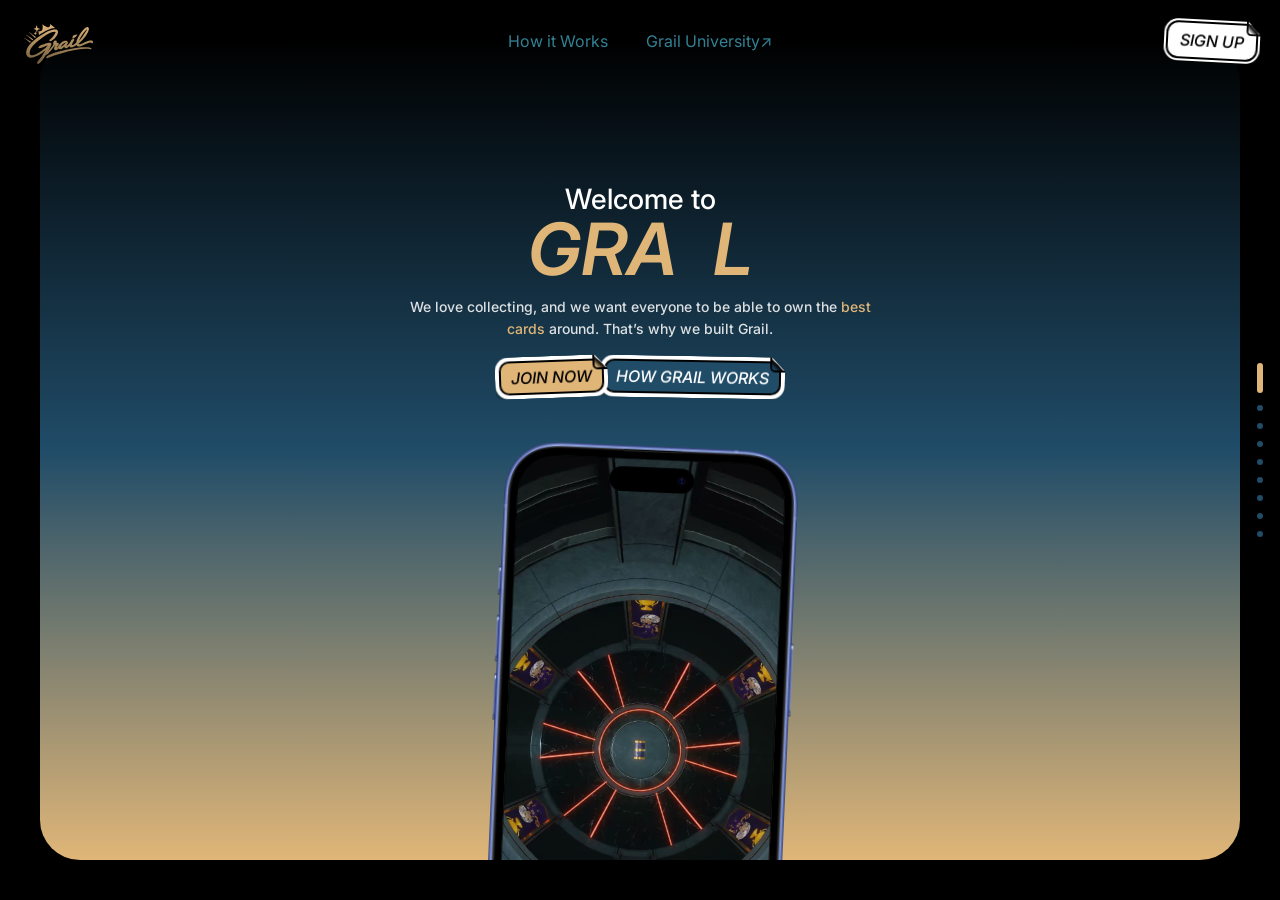
<file: index.html>
<!DOCTYPE html>
<html lang="en">
<head>
<meta charset="utf-8">
<meta name="viewport" content="width=device-width, initial-scale=1, viewport-fit=cover">
<title>Grail — Own the best cards</title>
<meta name="description" content="We love collecting, and we want everyone to be able to own the best cards around. That's why we built Grail.">
<meta name="theme-color" content="#000000">

<link rel="preconnect" href="https://fonts.googleapis.com">
<link rel="preconnect" href="https://fonts.gstatic.com" crossorigin>
<link rel="stylesheet" href="https://fonts.googleapis.com/css2?family=Inter:ital,wght@0,300;0,400;0,500;0,600;1,300;1,400;1,500;1,600&display=swap">
<link rel="icon" type="image/png" sizes="32x32" href="assets/img/favicon2x.png">
<link rel="apple-touch-icon" href="assets/img/favicon2x.png">

<link rel="stylesheet" href="css/style.css?v=74">

<link rel="preload" as="image" href="assets/img/phone-frame.png" fetchpriority="high">
<link rel="preload" as="image" href="assets/img/logo.svg">

<script>
/* Add .js before first paint so the deck starts hidden and slides in,
   rather than flashing all nine stacked. No scale to compute any more —
   the layout is fluid, so CSS alone gets it right on the first frame. */
(function () {
  var d = document.documentElement;
  d.className = (d.className ? d.className + " " : "") + "js";
})();
</script>
</head>
<body>


<!-- ── Fixed chrome ─────────────────────────────────────────── -->
<header class="chrome">
  <a class="chrome__logo" href="#s1" aria-label="Grail — home">
    <img src="assets/img/logo.svg" alt="" width="69" height="40" fetchpriority="high">
  </a>

  <nav class="chrome__nav" aria-label="Primary">
    <a class="chrome__link chrome__link--how" href="#s2">How it Works</a>
    <!-- TODO(link): Grail University has no destination yet — no hyperlink is
         set on it anywhere in the Figma file. Replace href and add
         target="_blank" rel="noopener" once the URL exists. The same TODO is
         on the "Open Grail University" button in slide 7. -->
    <a class="chrome__link chrome__link--uni" href="#" data-todo-link="grail-university">Grail University<span class="chrome__arr" aria-hidden="true">↗</span></a>
  </nav>

  <!-- TODO(link): Log in has no destination yet — the Figma button carries no
       hyperlink and there is no login page. Left inert, like Grail University. -->
  <a class="btn btn--m btn--ghost" data-todo-link="log-in">
    <span class="btn__t">Log in</span>
  </a>

  <a class="btn btn--m" href="#s9">
    <span class="btn__t">Sign up</span>
    <svg class="btn__fold" viewBox="0 0 15 15" fill="none" aria-hidden="true" focusable="false">
      <path d="M0 2H13V15L0 2Z" fill="url(#fold-m)"></path>
      <path d="M0 1L10 1C12.2091 1 14 2.79086 14 5V15" stroke="#000" stroke-width="2"></path>
      <defs><linearGradient id="fold-m" x1="13" y1="2" x2="0" y2="15" gradientUnits="userSpaceOnUse">
        <stop offset=".1" stop-color="#fff"></stop><stop offset=".4" stop-color="#000"></stop>
        <stop offset=".5" stop-color="#fff" stop-opacity="0"></stop>
      </linearGradient></defs>
    </svg>
  </a>
</header>

<nav class="dots" aria-label="Section navigation">
  <button class="dots__dot" type="button" data-go="s1" aria-label="Welcome to Grail"></button>
  <button class="dots__dot" type="button" data-go="s2" aria-label="How Grail works"></button>
  <button class="dots__dot" type="button" data-go="s3" aria-label="Collect gems"></button>
  <button class="dots__dot" type="button" data-go="s4" aria-label="Customize your avatar"></button>
  <button class="dots__dot" type="button" data-go="s5" aria-label="Trade and sell gems"></button>
  <button class="dots__dot" type="button" data-go="s6" aria-label="End of season"></button>
  <button class="dots__dot" type="button" data-go="s7" aria-label="Grail University"></button>
  <button class="dots__dot" type="button" data-go="s8" aria-label="We choose you"></button>
  <button class="dots__dot" type="button" data-go="s9" aria-label="Join Grail today"></button>
</nav>

<!-- ── Deck ─────────────────────────────────────────────────── -->
<main class="deck" id="deck">

  <!-- 1 · Hero ------------------------------------------------ -->
  <section class="sec sec--hero sec--split" id="s1" data-theme="blue" aria-label="Welcome to Grail">
    <div class="card">
      <div class="stage">

        <div class="split__col split__col--l">
        <div class="split__copy" data-reveal>
          <div class="split__heading">
            <p class="h2 hero__kicker">Welcome to</p>
            <h1 class="display hero__wordmark"><span>Gra</span><i class="hero__gap"></i><span>l</span><span class="hero__card fade-cycle"><img src="assets/img/card-clark.jpg" alt="A graded Caitlin Clark signature trading card" width="168" height="270" fetchpriority="high" decoding="async"><img src="assets/img/card-mantle.jpg" alt="A graded #311 Mickey Mantle trading card" width="168" height="270" decoding="async"><img src="assets/img/card-dart.jpg" alt="A graded Jaxson Dart trading card" width="168" height="270" decoding="async"></span></h1>

          </div>

          <div class="split__body">
            <p class="body">We love collecting, and we want everyone to be able to own the
              <span class="gold">best cards</span> around. That&rsquo;s why we built Grail.</p>

            <div class="hero__actions">
              <a class="btn btn--l btn--gold btn--tilt-l" href="#s9">
                <span class="btn__t">Join now</span>
                <svg class="btn__fold" viewBox="0 0 15 15" fill="none" aria-hidden="true" focusable="false">
                  <path d="M0 2H13V15L0 2Z" fill="url(#fold-1)"></path>
                  <path d="M0 1L10 1C12.2091 1 14 2.79086 14 5V15" stroke="#000" stroke-width="2"></path>
                  <defs><linearGradient id="fold-1" x1="13" y1="2" x2="0" y2="15" gradientUnits="userSpaceOnUse">
                    <stop offset=".1" stop-color="#E0B678"></stop><stop offset=".4" stop-color="#000"></stop>
                    <stop offset=".5" stop-color="#fff" stop-opacity="0"></stop>
                  </linearGradient></defs>
                </svg>
              </a>
              <a class="btn btn--l btn--blue btn--tilt-r" href="#s2">
                <span class="btn__t">How grail works</span>
                <svg class="btn__fold" viewBox="0 0 15 15" fill="none" aria-hidden="true" focusable="false">
                  <path d="M0 2H13V15L0 2Z" fill="url(#fold-2)"></path>
                  <path d="M0 1L10 1C12.2091 1 14 2.79086 14 5V15" stroke="#000" stroke-width="2"></path>
                  <defs><linearGradient id="fold-2" x1="13" y1="2" x2="0" y2="15" gradientUnits="userSpaceOnUse">
                    <stop offset=".1" stop-color="#204C68"></stop><stop offset=".4" stop-color="#000"></stop>
                    <stop offset=".5" stop-color="#fff" stop-opacity="0"></stop>
                  </linearGradient></defs>
                </svg>
              </a>
            </div>
          </div>
        </div>
        </div>

        <div class="split__col split__col--r">
        <div class="phone phone--hero" data-reveal>
          <div class="phone__screen">
            <!-- Drop the export at assets/video/chest-reveal.mp4 (see README).
                 data-src, not src: js/main.js only loads it once the hero is on
                 screen, so it never competes with first paint. -->
            <video class="phone__video" muted playsinline preload="none"
                   poster="assets/img/hero-poster.jpg"
                   aria-label="Opening a Grail chest">
              <source data-src="assets/video/reveal_short.mp4" type="video/mp4">
            </video>
          </div>
          <div class="phone__frame">
            <img src="assets/img/phone-frame.png" alt="" width="1234" height="2484" fetchpriority="high">
          </div>
        </div>
        </div>

      </div>
    </div>
  </section>

  <!-- 2 · How Grail works ------------------------------------- -->
  <section class="sec sec--how" id="s2" data-theme="slate" aria-label="How Grail works">
    <div class="sec__free">
      <img class="how__glow" data-src="assets/img/glow.png" alt="" width="1680" height="500" decoding="async">
      <!-- The trailing spaces are in the Figma text and shift each centred
           line left, so they are preserved here (white-space: pre). -->
      <div class="how__group" data-reveal>
        <h2 class="display how__title"><span class="how__w"><span class="how__g">how </span></span><span class="how__w"><span class="how__g">grail </span></span><span class="how__w"><span class="how__g">works</span></span></h2>
        <img class="how__avatar" data-src="assets/img/avatar-how.png?v=2x" alt="A Grail avatar with arms raised"
             width="357" height="643" decoding="async">
      </div>
    </div>
  </section>


  <!-- 3 · Collect gems -->
  <section class="sec sec--gems sec--split sec--flip" id="s3" data-theme="grey" aria-label="Collect gems">
    <div class="card">
      <div class="stage">

        <div class="split__col split__col--l">
          <div class="split__copy" data-reveal>
            <div class="split__heading">
              <p class="h2">Collect</p>
              <h2 class="display gold">gems<img class="split__art gems__icon" data-src="assets/img/gem2x.png" alt="" width="58" height="58" decoding="async"></h2>
                          </div>
            <div class="split__body">
              <p class="body">Each season, we release a host of world-class cards into chests, ready for our users to find. Each card is <span class="gold">split into gems</span>, allowing you to own part of these iconic cards with other members of the community.</p>
            </div>
          </div>
        </div>

        <div class="split__col split__col--r">
        <div class="phone phone--gems" data-reveal>
          <div class="phone__screen">
            <img class="phone__layer" data-src="assets/img/gems-collect.webp" alt="The Grail app showing a collection of gems" width="804" height="1748" decoding="async">
          </div>
          <div class="phone__frame">
            <img data-src="assets/img/phone-frame-grey.png" alt="" width="1234" height="2484" decoding="async">
          </div>
        </div>
        </div>

      </div>
    </div>
  </section>

  <!-- 4 · Customize your avatar -->
  <section class="sec sec--avatar sec--split" id="s4" data-theme="slate" aria-label="Customize your avatar">
    <div class="card">
      <div class="stage">

        <div class="split__col split__col--l">
          <div class="split__copy" data-reveal>
            <div class="split__heading">
              <p class="h2">Customize Your</p>
              <h2 class="display gold">avatar<img class="split__art avatar__beanie" data-src="assets/img/beanie2x.png" alt="" width="174" height="138" decoding="async"></h2>
              <p class="h2">And Join The Community</p>
                          </div>
            <div class="split__body">
              <p class="body">The biggest part of Grail is our community; a friendly group of like-minded collectibles lovers. Customise your avatar using cosmetics, and chat with other users about the <span class="gold">hobby you love</span>.</p>
            </div>
          </div>
        </div>

        <div class="split__col split__col--r">
        <div class="avatar__art fade-cycle" data-reveal>
          <img data-src="assets/img/avatar-card-1.webp" alt="A Grail avatar in a USA jersey and yellow beanie, framed by a zebra-print card"
               width="1289" height="2100" decoding="async">
          <img data-src="assets/img/avatar-card-2.webp" alt="A Grail avatar with a halo and baseball shirt, framed by a vine-covered card"
               width="1289" height="2100" decoding="async">
          <img data-src="assets/img/avatar-card-3.webp" alt="A Grail avatar in a leather jacket and fedora, framed by a brick card"
               width="1289" height="2100" decoding="async">
        </div>
        </div>

      </div>
    </div>
  </section>


  <!-- 5 · Trade and sell your gems -->
  <section class="sec sec--trade sec--split sec--flip" id="s5" data-theme="blue" aria-label="Trade and sell your gems">
    <div class="card">
      <div class="stage">

        <div class="split__col split__col--l">
          <div class="split__copy" data-reveal>
            <div class="split__heading">
              <p class="h2">Trade and Sell</p>
              <h2 class="display gold">your<img class="split__art trade__icon" data-src="assets/img/streak2x.png" alt="" width="46" height="88" decoding="async"></h2>
              <p class="h2">Gems and Cosmetics</p>
                          </div>
            <div class="split__body">
              <p class="body"><span class="gold">We empower our users</span> to build collections in the way they want to. Trade or sell your gems with the community, and build a collection you&rsquo;re proud of.</p>
            </div>
          </div>
        </div>

        <div class="split__col split__col--r">
        <div class="phone phone--trade" data-reveal>
          <div class="phone__screen">
            <img class="phone__layer" data-src="assets/img/gems-shop.jpg" alt="The Grail app shop showing gems and cosmetics" width="804" height="1748" decoding="async">
          </div>
          <div class="phone__frame">
            <img data-src="assets/img/phone-frame.png" alt="" width="1234" height="2484" decoding="async">
          </div>
        </div>
        </div>

      </div>
    </div>
  </section>

  <!-- 6 · End of season -->
  <section class="sec sec--season sec--split" id="s6" data-theme="slate" aria-label="End of season">
    <div class="card">
      <div class="stage">

        <div class="split__col split__col--l">
          <div class="split__copy" data-reveal>
            <div class="split__heading">
              <p class="h2 season__l1">All Cards Are Distributed at the End of the</p>
              <!-- The gem sits in place of the O, so the letterform itself drops out —
                   same treatment as the "o" in HOBBY on slide 7. It cycles through
                   the six Gems variants; Mythic is first so a reduced-motion
                   viewer sees the same gem the Figma frame shows. -->
              <h2 class="display gold">Seas<span class="letter-out">o</span>n<span class="split__art season__gem fade-cycle fade-cycle--6" aria-hidden="true">
                <img data-src="assets/img/gem-mythic.svg" alt="" width="60" height="60" decoding="async">
                <img data-src="assets/img/gem-holygrail.svg" alt="" width="60" height="60" decoding="async">
                <img data-src="assets/img/gem-illustrious.svg" alt="" width="60" height="60" decoding="async">
                <img data-src="assets/img/gem-storied.svg" alt="" width="60" height="60" decoding="async">
                <img data-src="assets/img/gem-renowned.svg" alt="" width="60" height="60" decoding="async">
                <img data-src="assets/img/gem-notable.svg" alt="" width="60" height="60" decoding="async">
              </span></h2>
                          </div>
            <div class="split__body">
              <p class="body">At the end of each season, each gem holder votes on what they&rsquo;d like to do with their card. If holders choose Randomise, one lucky gem holder takes <span class="gold">full ownership</span> of the card.</p>
              <p class="body">If Auction is chosen, we sell the card with one of our auction partners and transfer all proceeds to the gem holders.</p>
              <p class="body">We then start the next season, with a whole new host of world-class cards.</p>
            </div>
          </div>
        </div>

        <div class="split__col split__col--r">
        <img class="season__cards" data-src="assets/img/season-cards-full.webp" alt="A fan of graded trading cards" width="1324" height="1669" decoding="async" data-reveal>
        </div>

      </div>
    </div>
  </section>

  <!-- 7 · Grail University -->
  <section class="sec sec--hobby sec--split sec--flip" id="s7" data-theme="blue" aria-label="Grail University">
    <div class="card">
      <div class="stage">

        <div class="split__col split__col--l">
          <div class="split__copy" data-reveal>
            <div class="split__heading">
              <p class="h2">Learn About Your</p>
              <!-- The heart sits in place of the O, so the letterform drops out and
                   only the artwork reads. Same on SEASON. -->
              <h2 class="display gold">h<span class="letter-out">o</span>bby<img class="split__art hobby__heart" data-src="assets/img/heart2x.png" alt="" width="131" height="114" decoding="async"></h2>
              <p class="h2">With Grail University</p>
                          </div>
            <div class="split__body">
              <p class="body">&ldquo;<span class="gold">Knowledge is power</span>&rdquo; as the old adage goes, and we believe that this saying is especially true in collecting. We&rsquo;ve put together bespoke, free learning to help you get the most out of your hobby, whether you take it casually or seriously.</p>
              <!-- TODO(link): same pending destination as the header's Grail
                   University link — see the note in the page header. No href
                   until then, so it is inert rather than a dead anchor. -->
              <a class="btn btn--l btn--gold btn--tilt-l" data-todo-link="grail-university">
                <span class="btn__t">Open Grail University</span>
                <svg class="btn__fold" viewBox="0 0 15 15" fill="none" aria-hidden="true" focusable="false">
                  <path d="M0 2H13V15L0 2Z" fill="url(#fold-3)"></path>
                  <path d="M0 1L10 1C12.2091 1 14 2.79086 14 5V15" stroke="#000" stroke-width="2"></path>
                  <defs><linearGradient id="fold-3" x1="13" y1="2" x2="0" y2="15" gradientUnits="userSpaceOnUse">
                    <stop offset=".1" stop-color="#E0B678"></stop><stop offset=".4" stop-color="#000"></stop>
                    <stop offset=".5" stop-color="#fff" stop-opacity="0"></stop>
                  </linearGradient></defs>
                </svg>
              </a>
            </div>
          </div>
        </div>

        <div class="split__col split__col--r">
        <div class="phone phone--hobby" data-reveal>
          <div class="phone__screen fade-cycle">
            <img class="phone__layer phone__layer--a" data-src="assets/img/gu-list.jpg" alt=""
                 width="1070" height="2327" decoding="async">
            <img class="phone__layer phone__layer--b" data-src="assets/img/gu-article.jpg"
                 alt="The Grail University lesson &lsquo;How trading cards work&rsquo;"
                 width="1070" height="2327" decoding="async">
            <img class="phone__layer phone__layer--c" data-src="assets/img/gu-gold.jpg"
                 alt="Finishing a Grail University topic and earning 100 gold"
                 width="1070" height="2327" decoding="async">
          </div>
          <div class="phone__frame">
            <img src="assets/img/phone-frame.png" alt="" width="1234" height="2484" decoding="async">
          </div>
        </div>
        </div>

      </div>
    </div>
  </section>


  <!-- 8 · We choose you ---------------------------------------- -->
  <section class="sec sec--choose" id="s8" data-theme="blue" aria-label="We choose you">
    <div class="sec__free">
      <img class="choose__glow" data-src="assets/img/glow.png" alt="" width="1680" height="500" decoding="async">
      <div class="choose__group" data-reveal>
        <h2 class="display choose__title"><span class="choose__g">We choose you!</span></h2>
        <img class="choose__avatar" data-src="assets/img/avatar-small.png?v=2x" alt="A Grail avatar waving" width="461" height="692" decoding="async">
      </div>
    </div>
  </section>

  <!-- 9 · Join Grail today ------------------------------------- -->
  <section class="sec sec--join" id="s9" data-theme="blue" data-state="form" aria-label="Join Grail today">
    <div class="sec__free">
      <div class="card card--narrow"></div>
      <div class="stage">
        <div class="join__copy" data-reveal>

          <div class="join__state join__state--form">
            <div class="split__heading">
              <p class="h2">Join Grail</p>
              <h2 class="display gold join__word">today
                <img class="split__art join__gold" data-src="assets/img/gold-bars.svg" alt="" width="95" height="84" decoding="async">
                <img class="split__art join__jacket" data-src="assets/img/jacket.png" alt="" width="250" height="192" decoding="async">
              </h2>
            </div>
            <div class="split__body">
            <p class="body join__lede">Be the first to hear about our launch. Sign up now and you&rsquo;ll get a
              <span class="gold">Founding Member Cosmetic</span>, and <span class="gold">500 free GrailGold</span>
              to spend in-app on other Cosmetics or Live Break Tickets.</p>

            <form class="join__form" action="signup.php" method="post" novalidate>
              <p class="join__hp" aria-hidden="true">
                <label>Company <input type="text" name="company" tabindex="-1" autocomplete="off"></label>
              </p>
              <p class="join__status" role="status" aria-live="polite"></p>

              <!-- Figma "Form / Set": one box carrying the gold gradient, with
                   the black inputs inset 1px so the same gradient reads as
                   both the outer hairline and the divider between fields. -->
              <div class="join__set">
                <div class="field">
                  <input id="f-name" type="text" name="name" autocomplete="name" placeholder=" " required>
                  <label for="f-name">Your Name</label>
                </div>
                <div class="field">
                  <input id="f-email" type="email" name="email" autocomplete="email" placeholder=" " required>
                  <label for="f-email">Your Email</label>
                </div>

                <!-- Revealed once a usable email is typed, so the first view is
                     just two fields rather than five. -->
                <div class="join__more" hidden>
                  <div class="field">
                    <input id="f-collect" type="text" name="collect" placeholder=" ">
                    <label for="f-collect">What do you collect? &middot; Optional</label>
                  </div>
                  <div class="field">
                    <input id="f-team" type="text" name="team" placeholder=" ">
                    <label for="f-team">Favourite team &middot; Optional</label>
                  </div>
                  <div class="field">
                    <input id="f-since" type="text" name="since" placeholder=" ">
                    <label for="f-since">How long have you been collecting for? &middot; Optional</label>
                  </div>
                </div>
              </div>

              <button class="btn btn--l btn--gold join__submit" type="submit">
                <span class="btn__t">Sign up</span>
                <svg class="btn__fold" viewBox="0 0 15 15" fill="none" aria-hidden="true" focusable="false">
                  <path d="M0 2H13V15L0 2Z" fill="url(#fold-9)"></path>
                  <path d="M0 1L10 1C12.2091 1 14 2.79086 14 5V15" stroke="#000" stroke-width="2"></path>
                  <defs><linearGradient id="fold-9" x1="13" y1="2" x2="0" y2="15" gradientUnits="userSpaceOnUse">
                    <stop offset=".1" stop-color="#E0B678"></stop><stop offset=".4" stop-color="#000"></stop>
                    <stop offset=".5" stop-color="#fff" stop-opacity="0"></stop>
                  </linearGradient></defs>
                </svg>
              </button>
            </form>
            </div>
          </div>

          <div class="join__state join__state--done" hidden>
            <div class="split__heading">
              <p class="h2">Thanks for</p>
              <h2 class="display gold join__word">joining!
                <img class="split__art join__gold--done" data-src="assets/img/gold-done.png" alt="" width="87" height="86" decoding="async">
              </h2>
            </div>
            <div class="split__body">
            <p class="body join__lede">You&rsquo;ll be getting a <span class="gold">Founding Member Cosmetic</span>, and
              <span class="gold">500 free GrailGold</span> to spend in-app on other Cosmetics or Live Break Tickets.</p>
            <button class="btn btn--l btn--gold join__again" type="button">
              <span class="btn__t">Sign up again</span>
              <svg class="btn__fold" viewBox="0 0 15 15" fill="none" aria-hidden="true" focusable="false">
                <path d="M0 2H13V15L0 2Z" fill="url(#fold-10)"></path>
                <path d="M0 1L10 1C12.2091 1 14 2.79086 14 5V15" stroke="#000" stroke-width="2"></path>
                <defs><linearGradient id="fold-10" x1="13" y1="2" x2="0" y2="15" gradientUnits="userSpaceOnUse">
                  <stop offset=".1" stop-color="#E0B678"></stop><stop offset=".4" stop-color="#000"></stop>
                  <stop offset=".5" stop-color="#fff" stop-opacity="0"></stop>
                </linearGradient></defs>
              </svg>
            </button>
            </div>
          </div>

        </div>
      </div>
      <!-- Sits below the card in the frame (971.5 of 1000, card ends at 960),
           so it is a sibling of the card, not a child of it. -->
      <p class="join__footer">
        <span>&copy; 2026 Grail</span>
        <a href="privacy.html">Privacy Policy</a>
        <a href="terms.html">Terms &amp; Conditions</a>
      </p>
    </div>
  </section>

</main>

<!-- ── Promo banner ─────────────────────────────────────────
     Fixed bottom-left, hidden until 4s after load, dismissed for good
     via the X. Sits outside .deck so it never moves with the slides. -->
<aside class="promo" id="promo" aria-live="polite" hidden>
  <div class="promo__inner">
    <!-- The whole banner is the call to action, not just START NOW. This sits
         under the close button so dismissing still works. -->
    <a class="promo__hit" href="#s9" aria-label="Sign up now and get a Founding Member Cosmetic and 500 GrailGold"></a>
    <img class="promo__gold" src="assets/img/gold-bars.svg" alt="" width="95" height="84" decoding="async">
    <img class="promo__jacket" src="assets/img/jacket.png" alt="" width="250" height="192" decoding="async">
    <p class="promo__kicker">Sign up now and receive a</p>
    <p class="promo__headline">Founding Member Cosmetic, and 500 GrailGold</p>
    <button class="promo__close" id="promo-close" type="button" aria-label="Dismiss this offer">
      <svg viewBox="0 0 30 32" fill="none" aria-hidden="true" focusable="false">
        <path d="M9.77124 24.6506L19.2936 7.3077M19.8868 24.2952L9.17802 7.66312" stroke="url(#promo-x)" stroke-width="1.5" stroke-linecap="round"></path>
        <defs><linearGradient id="promo-x" x1="14.2359" y1="7.48651" x2="14.829" y2="24.4718" gradientUnits="userSpaceOnUse">
          <stop stop-color="white"></stop><stop offset="1" stop-color="white" stop-opacity="0.25"></stop>
        </linearGradient></defs>
      </svg>
    </button>
  </div>

  <a class="btn btn--m promo__cta" href="#s9">
    <span class="btn__t">Start now</span>
    <svg class="btn__fold" viewBox="0 0 15 15" fill="none" aria-hidden="true" focusable="false">
      <path d="M0 2H13V15L0 2Z" fill="url(#fold-p)"></path>
      <path d="M0 1L10 1C12.2091 1 14 2.79086 14 5V15" stroke="#000" stroke-width="2"></path>
      <defs><linearGradient id="fold-p" x1="13" y1="2" x2="0" y2="15" gradientUnits="userSpaceOnUse">
        <stop offset=".1" stop-color="#fff"></stop><stop offset=".4" stop-color="#000"></stop>
        <stop offset=".5" stop-color="#fff" stop-opacity="0"></stop>
      </linearGradient></defs>
    </svg>
  </a>
</aside>

<!-- ?v= is a cache buster: bump it whenever you FTP a new css/js up,
     or browsers keep serving the old file. -->
<script src="js/main.js?v=78" defer></script>
</body>
</html>
</file>
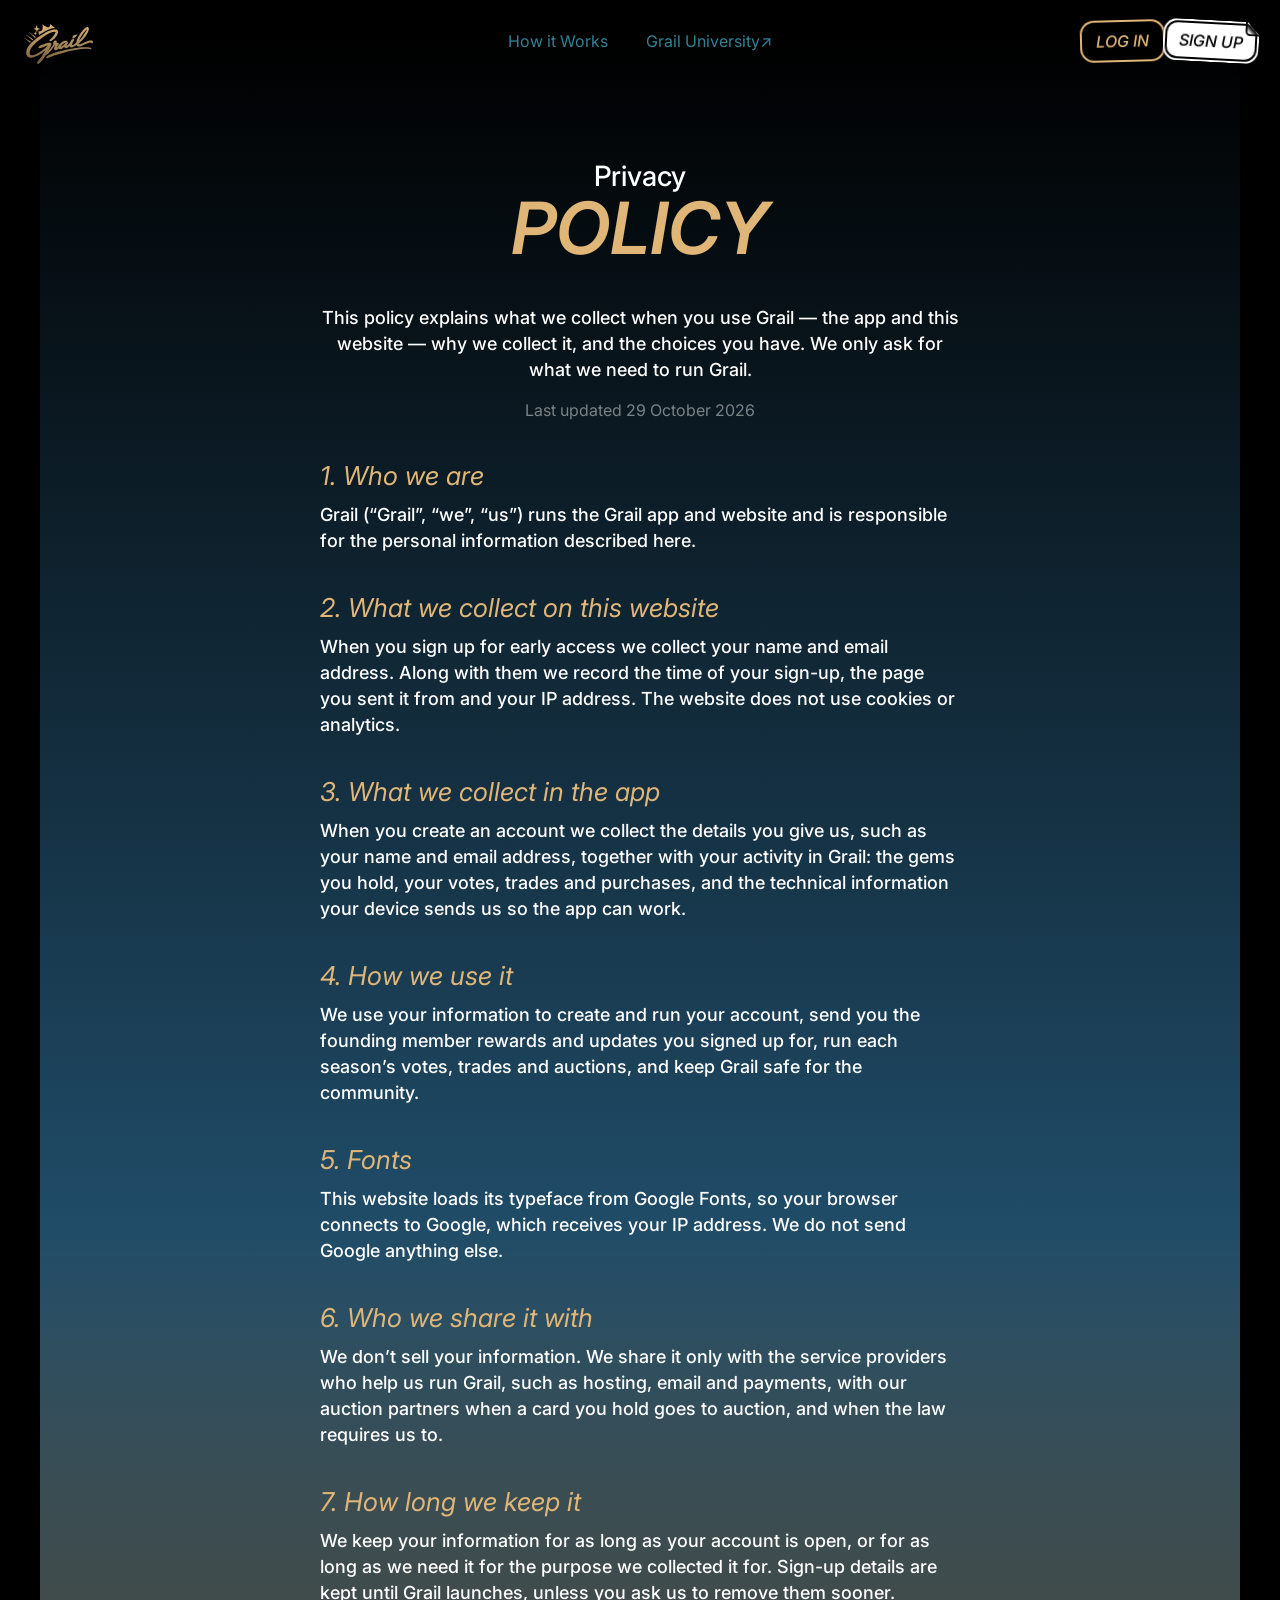
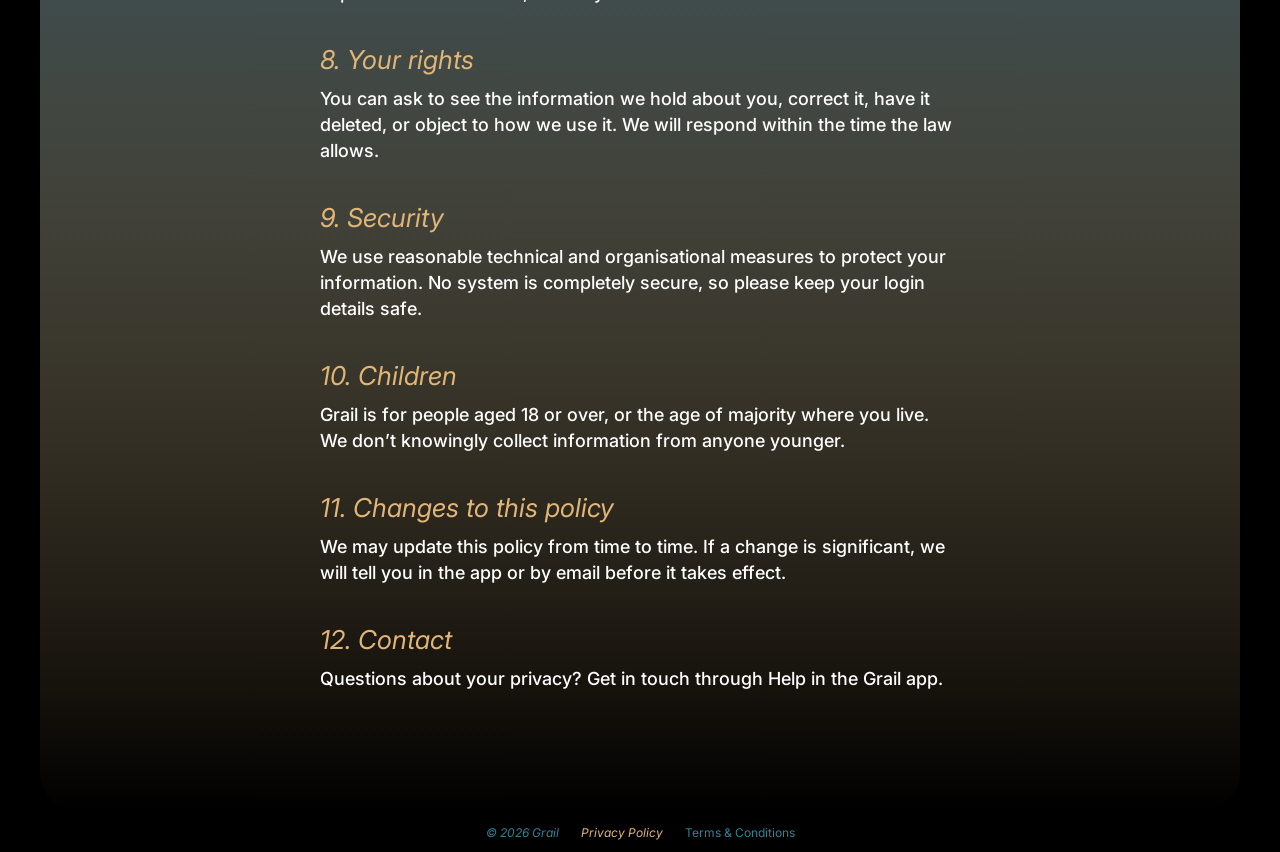
<file: privacy.html>
<!DOCTYPE html>
<html lang="en">
<head>
<meta charset="utf-8">
<meta name="viewport" content="width=device-width, initial-scale=1, viewport-fit=cover">
<title>Privacy Policy — Grail</title>
<meta name="description" content="What Grail collects, why, and the choices you have.">
<meta name="theme-color" content="#000000">

<link rel="preconnect" href="https://fonts.googleapis.com">
<link rel="preconnect" href="https://fonts.gstatic.com" crossorigin>
<link rel="stylesheet" href="https://fonts.googleapis.com/css2?family=Inter:ital,wght@0,300;0,400;0,500;0,600;1,300;1,400;1,500;1,600&display=swap">
<link rel="icon" type="image/png" sizes="32x32" href="assets/img/favicon2x.png">
<link rel="apple-touch-icon" href="assets/img/favicon2x.png">

<link rel="stylesheet" href="css/style.css?v=74">
<link rel="stylesheet" href="css/doc.css?v=72">
</head>
<body class="doc">

<!-- Same template as terms.html — keep the two in step. The header is the
     deck's own, pointed back at index.html. -->
<header class="chrome">
  <a class="chrome__logo" href="index.html" aria-label="Grail — home">
    <img src="assets/img/logo.svg" alt="" width="69" height="40" fetchpriority="high">
  </a>

  <nav class="chrome__nav" aria-label="Primary">
    <a class="chrome__link chrome__link--how" href="index.html#s2">How it Works</a>
    <!-- TODO(link): Grail University has no destination yet — no hyperlink is
         set on it anywhere in the Figma file. Replace href and add
         target="_blank" rel="noopener" once the URL exists. The same TODO is
         on the "Open Grail University" button in slide 7. -->
    <a class="chrome__link chrome__link--uni" href="#" data-todo-link="grail-university">Grail University<span class="chrome__arr" aria-hidden="true">↗</span></a>
  </nav>

  <!-- TODO(link): Log in has no destination yet — the Figma button carries no
       hyperlink and there is no login page. Left inert, like Grail University. -->
  <a class="btn btn--m btn--ghost" data-todo-link="log-in">
    <span class="btn__t">Log in</span>
  </a>

  <a class="btn btn--m" href="index.html#s9">
    <span class="btn__t">Sign up</span>
    <svg class="btn__fold" viewBox="0 0 15 15" fill="none" aria-hidden="true" focusable="false">
      <path d="M0 2H13V15L0 2Z" fill="url(#fold-m)"></path>
      <path d="M0 1L10 1C12.2091 1 14 2.79086 14 5V15" stroke="#000" stroke-width="2"></path>
      <defs><linearGradient id="fold-m" x1="13" y1="2" x2="0" y2="15" gradientUnits="userSpaceOnUse">
        <stop offset=".1" stop-color="#fff"></stop><stop offset=".4" stop-color="#000"></stop>
        <stop offset=".5" stop-color="#fff" stop-opacity="0"></stop>
      </linearGradient></defs>
    </svg>
  </a>
</header>

<main class="doc-page">
  <article class="doc-card">
    <h1 class="doc-head">
      <span class="doc-head__small">Privacy</span>
      <span class="doc-head__big">Policy</span>
    </h1>

    <div class="doc-intro">
      <p>This policy explains what we collect when you use Grail — the app and this website — why we collect it, and the choices you have. We only ask for what we need to run Grail.</p>
      <p class="doc-date">Last updated 29 October 2026</p>
    </div>

    <div class="doc-content">
        <section class="doc-section">
          <h2>1. Who we are</h2>
          <p>Grail (“Grail”, “we”, “us”) runs the Grail app and website and is responsible for the personal information described here.</p>
        </section>
        <section class="doc-section">
          <h2>2. What we collect on this website</h2>
          <p>When you sign up for early access we collect your name and email address. Along with them we record the time of your sign-up, the page you sent it from and your IP address. The website does not use cookies or analytics.</p>
        </section>
        <section class="doc-section">
          <h2>3. What we collect in the app</h2>
          <p>When you create an account we collect the details you give us, such as your name and email address, together with your activity in Grail: the gems you hold, your votes, trades and purchases, and the technical information your device sends us so the app can work.</p>
        </section>
        <section class="doc-section">
          <h2>4. How we use it</h2>
          <p>We use your information to create and run your account, send you the founding member rewards and updates you signed up for, run each season’s votes, trades and auctions, and keep Grail safe for the community.</p>
        </section>
        <section class="doc-section">
          <h2>5. Fonts</h2>
          <p>This website loads its typeface from Google Fonts, so your browser connects to Google, which receives your IP address. We do not send Google anything else.</p>
        </section>
        <section class="doc-section">
          <h2>6. Who we share it with</h2>
          <p>We don’t sell your information. We share it only with the service providers who help us run Grail, such as hosting, email and payments, with our auction partners when a card you hold goes to auction, and when the law requires us to.</p>
        </section>
        <section class="doc-section">
          <h2>7. How long we keep it</h2>
          <p>We keep your information for as long as your account is open, or for as long as we need it for the purpose we collected it for. Sign-up details are kept until Grail launches, unless you ask us to remove them sooner.</p>
        </section>
        <section class="doc-section">
          <h2>8. Your rights</h2>
          <p>You can ask to see the information we hold about you, correct it, have it deleted, or object to how we use it. We will respond within the time the law allows.</p>
        </section>
        <section class="doc-section">
          <h2>9. Security</h2>
          <p>We use reasonable technical and organisational measures to protect your information. No system is completely secure, so please keep your login details safe.</p>
        </section>
        <section class="doc-section">
          <h2>10. Children</h2>
          <p>Grail is for people aged 18 or over, or the age of majority where you live. We don’t knowingly collect information from anyone younger.</p>
        </section>
        <section class="doc-section">
          <h2>11. Changes to this policy</h2>
          <p>We may update this policy from time to time. If a change is significant, we will tell you in the app or by email before it takes effect.</p>
        </section>
        <section class="doc-section">
          <h2>12. Contact</h2>
          <p>Questions about your privacy? Get in touch through Help in the Grail app.</p>
        </section>
    </div>
  </article>

  <p class="doc-footer">
    <span>&copy; 2026 Grail</span>
    <a href="privacy.html" aria-current="page">Privacy Policy</a>
    <a href="terms.html">Terms &amp; Conditions</a>
  </p>
</main>

<script>
/* Placeholder links (Grail University) go nowhere instead of jumping to the
   top — the deck's main.js does the same on the landing page. */
document.addEventListener("click", function (e) {
  var a = e.target.closest && e.target.closest('a[href="#"]');
  if (a) e.preventDefault();
});
</script>
</body>
</html>
</file>
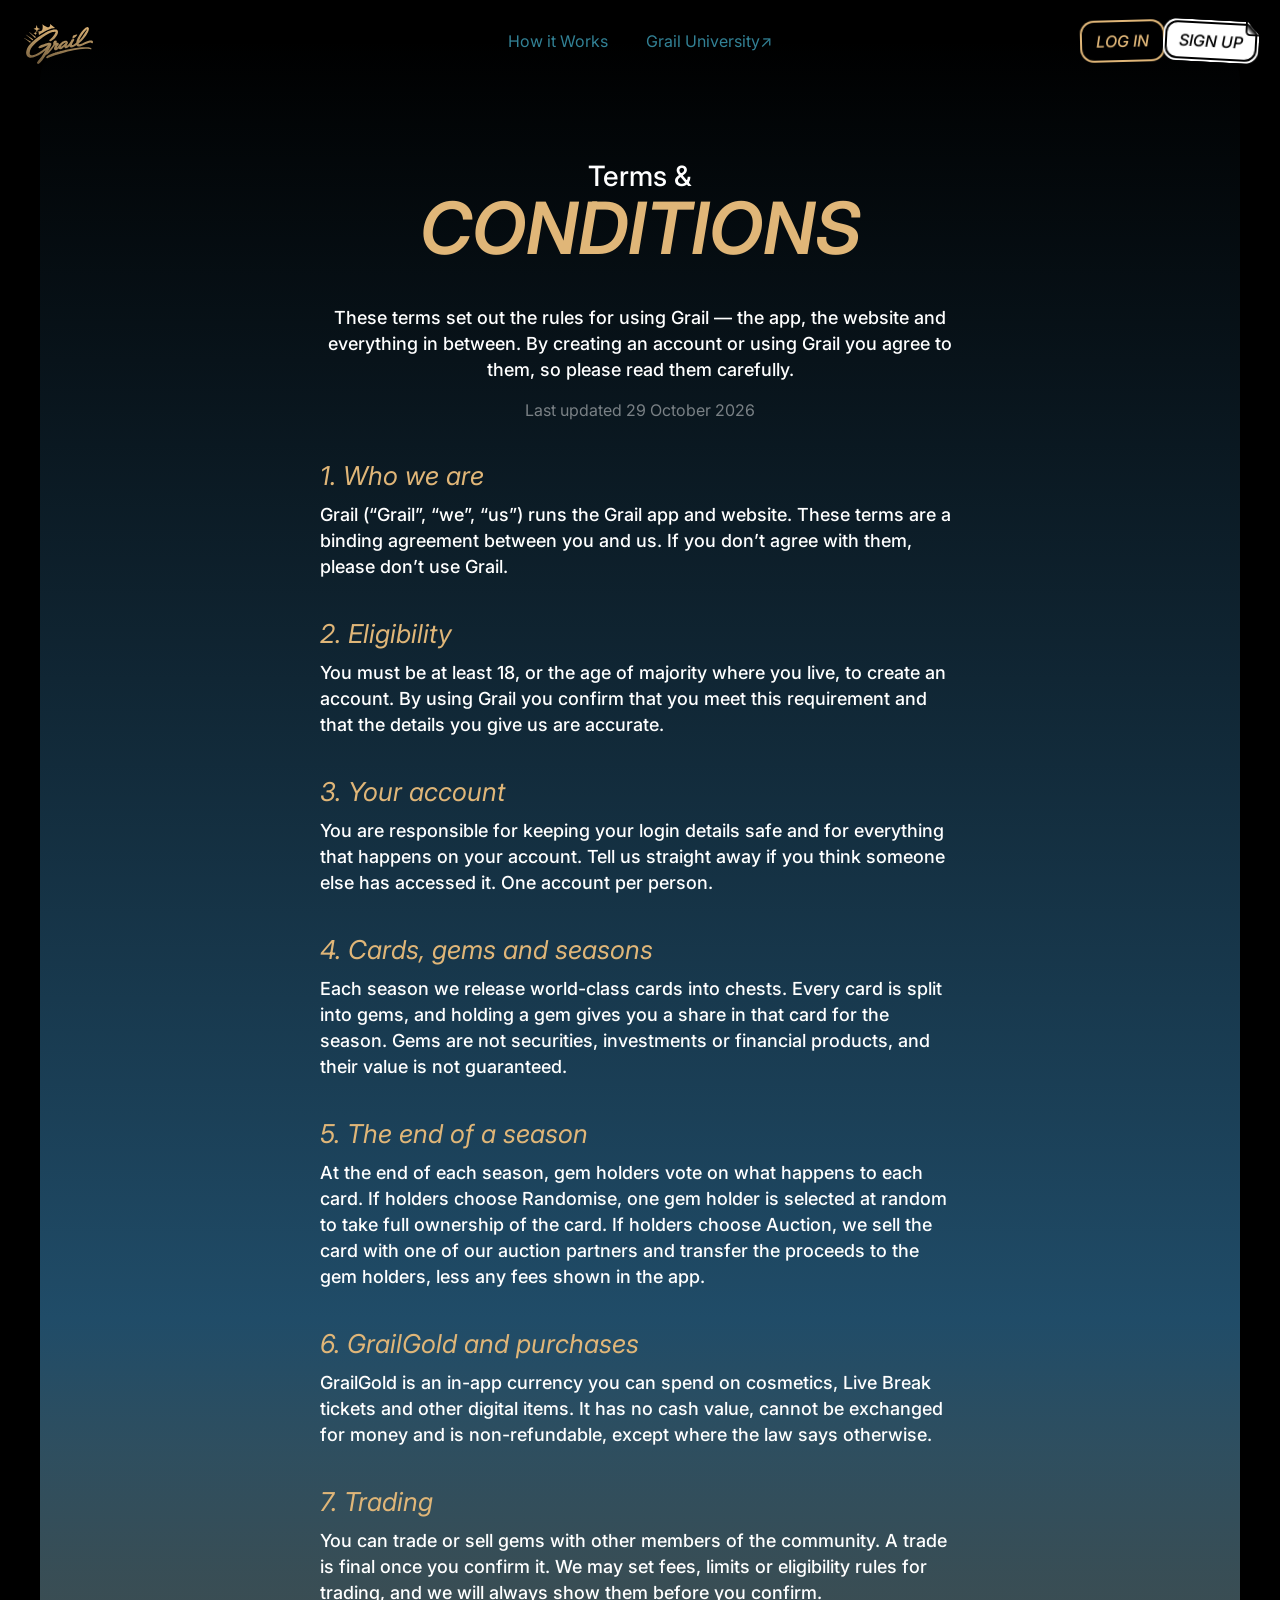
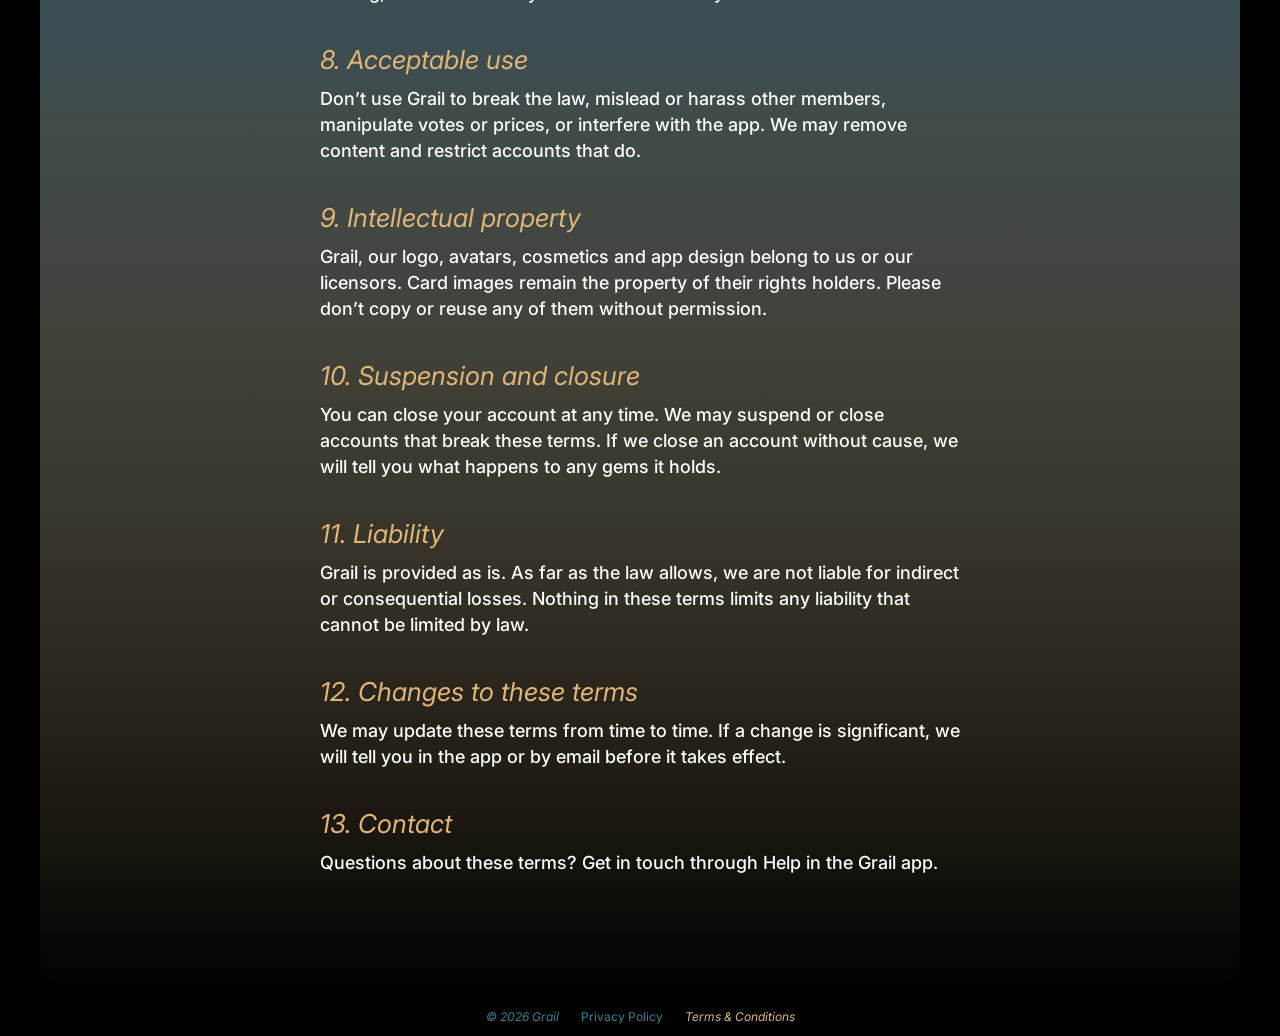
<file: terms.html>
<!DOCTYPE html>
<html lang="en">
<head>
<meta charset="utf-8">
<meta name="viewport" content="width=device-width, initial-scale=1, viewport-fit=cover">
<title>Terms &amp; Conditions — Grail</title>
<meta name="description" content="The rules for using Grail — the app, the website and everything in between.">
<meta name="theme-color" content="#000000">

<link rel="preconnect" href="https://fonts.googleapis.com">
<link rel="preconnect" href="https://fonts.gstatic.com" crossorigin>
<link rel="stylesheet" href="https://fonts.googleapis.com/css2?family=Inter:ital,wght@0,300;0,400;0,500;0,600;1,300;1,400;1,500;1,600&display=swap">
<link rel="icon" type="image/png" sizes="32x32" href="assets/img/favicon2x.png">
<link rel="apple-touch-icon" href="assets/img/favicon2x.png">

<link rel="stylesheet" href="css/style.css?v=74">
<link rel="stylesheet" href="css/doc.css?v=72">
</head>
<body class="doc">

<!-- Same template as privacy.html — keep the two in step. The header is the
     deck's own, pointed back at index.html. -->
<header class="chrome">
  <a class="chrome__logo" href="index.html" aria-label="Grail — home">
    <img src="assets/img/logo.svg" alt="" width="69" height="40" fetchpriority="high">
  </a>

  <nav class="chrome__nav" aria-label="Primary">
    <a class="chrome__link chrome__link--how" href="index.html#s2">How it Works</a>
    <!-- TODO(link): Grail University has no destination yet — no hyperlink is
         set on it anywhere in the Figma file. Replace href and add
         target="_blank" rel="noopener" once the URL exists. The same TODO is
         on the "Open Grail University" button in slide 7. -->
    <a class="chrome__link chrome__link--uni" href="#" data-todo-link="grail-university">Grail University<span class="chrome__arr" aria-hidden="true">↗</span></a>
  </nav>

  <!-- TODO(link): Log in has no destination yet — the Figma button carries no
       hyperlink and there is no login page. Left inert, like Grail University. -->
  <a class="btn btn--m btn--ghost" data-todo-link="log-in">
    <span class="btn__t">Log in</span>
  </a>

  <a class="btn btn--m" href="index.html#s9">
    <span class="btn__t">Sign up</span>
    <svg class="btn__fold" viewBox="0 0 15 15" fill="none" aria-hidden="true" focusable="false">
      <path d="M0 2H13V15L0 2Z" fill="url(#fold-m)"></path>
      <path d="M0 1L10 1C12.2091 1 14 2.79086 14 5V15" stroke="#000" stroke-width="2"></path>
      <defs><linearGradient id="fold-m" x1="13" y1="2" x2="0" y2="15" gradientUnits="userSpaceOnUse">
        <stop offset=".1" stop-color="#fff"></stop><stop offset=".4" stop-color="#000"></stop>
        <stop offset=".5" stop-color="#fff" stop-opacity="0"></stop>
      </linearGradient></defs>
    </svg>
  </a>
</header>

<main class="doc-page">
  <article class="doc-card">
    <h1 class="doc-head">
      <span class="doc-head__small">Terms &amp;</span>
      <span class="doc-head__big">Conditions</span>
    </h1>

    <div class="doc-intro">
      <p>These terms set out the rules for using Grail — the app, the website and everything in between. By creating an account or using Grail you agree to them, so please read them carefully.</p>
      <p class="doc-date">Last updated 29 October 2026</p>
    </div>

    <div class="doc-content">
        <section class="doc-section">
          <h2>1. Who we are</h2>
          <p>Grail (“Grail”, “we”, “us”) runs the Grail app and website. These terms are a binding agreement between you and us. If you don’t agree with them, please don’t use Grail.</p>
        </section>
        <section class="doc-section">
          <h2>2. Eligibility</h2>
          <p>You must be at least 18, or the age of majority where you live, to create an account. By using Grail you confirm that you meet this requirement and that the details you give us are accurate.</p>
        </section>
        <section class="doc-section">
          <h2>3. Your account</h2>
          <p>You are responsible for keeping your login details safe and for everything that happens on your account. Tell us straight away if you think someone else has accessed it. One account per person.</p>
        </section>
        <section class="doc-section">
          <h2>4. Cards, gems and seasons</h2>
          <p>Each season we release world-class cards into chests. Every card is split into gems, and holding a gem gives you a share in that card for the season. Gems are not securities, investments or financial products, and their value is not guaranteed.</p>
        </section>
        <section class="doc-section">
          <h2>5. The end of a season</h2>
          <p>At the end of each season, gem holders vote on what happens to each card. If holders choose Randomise, one gem holder is selected at random to take full ownership of the card. If holders choose Auction, we sell the card with one of our auction partners and transfer the proceeds to the gem holders, less any fees shown in the app.</p>
        </section>
        <section class="doc-section">
          <h2>6. GrailGold and purchases</h2>
          <p>GrailGold is an in-app currency you can spend on cosmetics, Live Break tickets and other digital items. It has no cash value, cannot be exchanged for money and is non-refundable, except where the law says otherwise.</p>
        </section>
        <section class="doc-section">
          <h2>7. Trading</h2>
          <p>You can trade or sell gems with other members of the community. A trade is final once you confirm it. We may set fees, limits or eligibility rules for trading, and we will always show them before you confirm.</p>
        </section>
        <section class="doc-section">
          <h2>8. Acceptable use</h2>
          <p>Don’t use Grail to break the law, mislead or harass other members, manipulate votes or prices, or interfere with the app. We may remove content and restrict accounts that do.</p>
        </section>
        <section class="doc-section">
          <h2>9. Intellectual property</h2>
          <p>Grail, our logo, avatars, cosmetics and app design belong to us or our licensors. Card images remain the property of their rights holders. Please don’t copy or reuse any of them without permission.</p>
        </section>
        <section class="doc-section">
          <h2>10. Suspension and closure</h2>
          <p>You can close your account at any time. We may suspend or close accounts that break these terms. If we close an account without cause, we will tell you what happens to any gems it holds.</p>
        </section>
        <section class="doc-section">
          <h2>11. Liability</h2>
          <p>Grail is provided as is. As far as the law allows, we are not liable for indirect or consequential losses. Nothing in these terms limits any liability that cannot be limited by law.</p>
        </section>
        <section class="doc-section">
          <h2>12. Changes to these terms</h2>
          <p>We may update these terms from time to time. If a change is significant, we will tell you in the app or by email before it takes effect.</p>
        </section>
        <section class="doc-section">
          <h2>13. Contact</h2>
          <p>Questions about these terms? Get in touch through Help in the Grail app.</p>
        </section>
    </div>
  </article>

  <p class="doc-footer">
    <span>&copy; 2026 Grail</span>
    <a href="privacy.html">Privacy Policy</a>
    <a href="terms.html" aria-current="page">Terms &amp; Conditions</a>
  </p>
</main>

<script>
/* Placeholder links (Grail University) go nowhere instead of jumping to the
   top — the deck's main.js does the same on the landing page. */
document.addEventListener("click", function (e) {
  var a = e.target.closest && e.target.closest('a[href="#"]');
  if (a) e.preventDefault();
});
</script>
</body>
</html>
</file>
<file: css/style.css>
@charset "utf-8";
/* ============================================================
   Grail — landing
   Built 1:1 from Figma "Landing 2 sept '26" (file OLoNFPaCpr7VEcQiJ8D5c5).

   Desktop fidelity model
   ----------------------
   The Figma frame is 1680x1000 with a 40px-inset card, so the design's
   drawing surface is exactly 1600x920. On >=900px viewports every element
   is positioned in those literal Figma pixels inside `.stage`, and the whole
   stage is uniformly scaled by --k (set in JS). At a 1680x1000 viewport
   --k is exactly 1 and the render is pixel-identical to the frame; at any
   other size it scales proportionally instead of distorting.

   Below 900px the stage is dropped and each section reflows to the
   stacked mobile layout from the iPhone frames.
   ============================================================ */

/* ── Tokens ─────────────────────────────────────────────── */
:root {
  /* Figma variables */
  --gold:         #e0b678;
  --gold-50:      rgba(224, 182, 120, .5);
  --blue:         #204c68;
  --blue-bright:  #328195;
  --slate:        #464f75;
  --slate-bright: #5d699c;
  --slate-mid:    #6974a5;
  --ink:          #000;
  --paper:        #fff;
  --text:         #fff;
  --text-body:    rgba(255, 255, 255, .85);

  /* Per-section theme, switched by [data-theme] */
  --grey:       #505050;
  --grey-bright: #8a8a8a;
  --theme:      var(--blue);
  --theme-nav:  var(--blue-bright);
  /* Zero-alpha form of --theme. CSS `transparent` is rgba(0,0,0,0), so a
     gradient to it fades through black; Figma fades through the hue itself. */
  --theme-0:    rgba(32, 76, 104, 0);

  /* Card inset is a fixed 40px in the desktop and tablet frames and 20px in
     the iPhone frame — not a fluid value, so it is set per breakpoint. */
  --inset: 40px;
  --radius: 40px;

  /* Stage scale — overwritten by JS, 1 is the correct fallback */
  

  --shadow-sticker: -2px 2px 0 rgba(0, 0, 0, .16);
  --ease: cubic-bezier(.22, 1, .36, 1);
}

[data-theme="slate"] { --theme: var(--slate); --theme-nav: var(--slate-bright); --theme-0: rgba(70, 79, 117, 0); }
/* Slide 3 is drawn on a neutral grey, not the blue — read off the frame. */
[data-theme="grey"]  { --theme: var(--grey);  --theme-nav: var(--grey-bright);  --theme-0: rgba(80, 80, 80, 0); }

/* ── Reset ──────────────────────────────────────────────── */
*, *::before, *::after { box-sizing: border-box; }
* { margin: 0; padding: 0; }

html { -webkit-text-size-adjust: 100%; }

body {
  background: var(--ink);
  color: var(--text);
  font-family: Inter, -apple-system, BlinkMacSystemFont, "Segoe UI", Roboto, sans-serif;
  font-synthesis-weight: none;
  -webkit-font-smoothing: antialiased;
}

img, svg, video { display: block; max-width: 100%; }
a { color: inherit; text-decoration: none; }
button { font: inherit; color: inherit; background: none; border: 0; cursor: pointer; }

:focus-visible { outline: 2px solid var(--gold); outline-offset: 3px; border-radius: 4px; }

/* ── Type scale (fluid; exact Figma px at 1680) ─────────── */
/* The display words are single unbroken units — GRAIL wraps its own letters
   across five lines without this, because the wordmark is split into spans
   around the card. nowrap belongs on the shared class, not per-element:
   it was set only in the desktop block, so every one of them broke below
   900px. Sizes below are chosen so nothing overflows once it cannot wrap. */
.display {
  font-size: clamp(52px, 8.571vw, 144px);
  line-height: 1.0417;              /* 150/144 */
  font-weight: 600;
  font-style: italic;
  text-transform: uppercase;
  white-space: nowrap;
}
.h2 {
  font-size: clamp(22px, 2.857vw, 48px);
  line-height: 1.0417;              /* 50/48 */
  font-weight: 500;
}
.body {
  font-size: clamp(14px, 1.0714vw, 18px);
  line-height: 1.4444;              /* 26/18 */
  font-weight: 500;
  color: var(--text-body);
}
.gold { color: var(--gold); }

/* ── Sticker buttons ────────────────────────────────────── */
/* Figma "Button / L" and "Button / M": a white sticker outline, a filled
   inner face with a 2px black keyline, and a dog-eared top-right corner.
   The chamfer is a clip-path; the fold graphic supplies its black stroke. */
.btn {
  position: relative;
  display: inline-flex;
  align-items: center;
  isolation: isolate;
  background: var(--paper);
  filter: drop-shadow(var(--shadow-sticker));
  transition: transform .25s var(--ease), filter .25s var(--ease);
  --btn-fill: var(--paper);
  --btn-text: var(--ink);
}
.btn::before {                       /* inner face */
  content: "";
  position: absolute;
  background: var(--btn-fill);
  border: 2px solid var(--ink);
  z-index: -1;
}
.btn__t { position: relative; font-style: italic; font-weight: 500; text-transform: uppercase; white-space: nowrap; color: var(--btn-text); }
.btn__fold { position: absolute; right: 0; top: 0; transform: rotate(180deg); }

/* Large — 21px sides, 16.5/15.5 vertical, 14px radius, 13x14 chamfer */
.btn--l {
  padding: 16.5px 21px 15.5px;
  border-radius: 14px;
  clip-path: polygon(0 0, calc(100% - 13px) 0, 100% 14px, 100% 100%, 0 100%);
}
.btn--l::before { inset: 4px; border-radius: 10px; }
.btn--l .btn__t { font-size: 20px; line-height: 22px; }
.btn--l .btn__fold { width: 15px; height: 15px; }

/* Medium — 16px sides, 10/9 vertical, 12px chamfer */
.btn--m {
  padding: 10px 16px 9px;
  border-radius: 14px;
  clip-path: polygon(0 0, calc(100% - 12px) 0, 100% 13px, 100% 100%, 0 100%);
}
.btn--m::before { inset: 2px; border-radius: 12px; }
.btn--m .btn__t { font-size: 16px; line-height: 23px; }
.btn--m .btn__fold { width: 14px; height: 14px; }

.btn--gold { --btn-fill: var(--gold); --btn-text: var(--ink); }
.btn--blue { --btn-fill: var(--blue); --btn-text: var(--text); }

/* The design tilts each sticker a little */
.btn--tilt-l { transform: rotate(-2deg); }
.btn--tilt-r { transform: rotate(1deg); }
.btn:hover { filter: drop-shadow(-3px 3px 0 rgba(0, 0, 0, .22)); }
/* On hover the tilted stickers straighten up, like the untilted ones */
.btn--tilt-l:hover, .btn--tilt-r:hover { transform: rotate(0deg) translate(1px, -2px); }
.btn:not(.btn--tilt-l):not(.btn--tilt-r):hover { transform: translate(1px, -2px); }
.btn:active { filter: drop-shadow(-1px 1px 0 rgba(0, 0, 0, .22)); }

/* ── Fixed chrome ───────────────────────────────────────── */
.chrome {
  position: fixed;
  inset: 0 0 auto 0;
  z-index: 200;
  height: 88px;
  display: flex;
  align-items: center;
  padding: 0 var(--inset);
  pointer-events: none;
}
.chrome > * { pointer-events: auto; }

.chrome__logo { position: absolute; left: 24px; top: 24px; }
.chrome__logo img { width: 69px; height: 40px; }

.chrome__nav {
  position: absolute; left: 50%; top: 30px;
  transform: translateX(-50%);
  display: flex; gap: 38px; align-items: center;
  font-size: 16px; line-height: 23px; white-space: nowrap;
}
/* An <a> with no href is not a link — no focus, no navigation. Kill the
   pointer and hover lift too, so it does not advertise itself as clickable
   while its destination is still pending. */
.btn:not([href]):not(button) { cursor: default; }
.btn:not([href]):not(button):hover { transform: none; }

.chrome__link { transition: opacity .2s; }
.chrome__link:hover { opacity: .7; }
/* "How it Works" is a normal blue link by default and only turns gold +
   italic while one of the How it Works slides (s2, its title slide,
   through s7) is on screen — main.js sets data-nav="how" on <html>. */
.chrome__link--how { color: var(--blue-bright); font-style: normal; }
[data-nav="how"] .chrome__link--how { color: var(--gold); font-style: italic; }
.chrome__link--uni { color: var(--theme-nav); transition: color var(--slide-dur, 600ms) var(--ease), opacity .2s; }

/* Figma positions these stickers by their ROTATED bounds; the numbers below
   are the unrotated boxes (CSS rotates about the centre) worked back from
   them. Bar: 182.14 wide, items centred, 4px overlap between the two. */
.chrome .btn--m { position: absolute; right: 20.56px; top: 20px; transform: rotate(3deg); }
.chrome .btn--m:hover { transform: rotate(3deg) translate(1px, -2px); }

/* Log in — the same M sticker, but a gold ring on black with gold italic text,
   and no dog-ear: the Figma button hides its Corner layer. 86x42, sitting
   0.73px under Sign up's left edge (they overlap slightly, as drawn). */
.btn--ghost { background: var(--gold); --btn-fill: var(--ink); --btn-text: var(--gold);
              clip-path: none; }
.chrome .btn--ghost { position: absolute; right: 115.13px; top: 20px; transform: rotate(-1.5deg); }
.chrome .btn--ghost:hover { transform: rotate(-1.5deg) translate(1px, -2px); }

/* ── Dot rail ───────────────────────────────────────────── */
/* 9 dots per the Section 1 template: 6px, 18px pitch, active 6x30 gold. */
.dots {
  position: fixed;
  right: 0; top: 50%;
  transform: translateY(-50%);
  z-index: 200;
  width: 40px;
  display: flex; flex-direction: column; align-items: center; gap: 12px;
}
.dots__dot {
  width: 6px; height: 6px;
  border-radius: 100px;
  background: var(--theme);
  padding: 0;
  transition:
    height .45s var(--ease),
    background var(--slide-dur, 600ms) var(--ease),
    opacity .3s;
}
button.dots__dot:hover { opacity: .65; }
.dots__dot--ghost { cursor: default; opacity: .55; }
.dots__dot.is-active { height: 30px; background: var(--gold); }

/* ── Deck & sections ────────────────────────────────────── */
/* Without JS this is an ordinary scrolling page — one section per screen.
   The stacked slide deck below only switches on once .js is present. */
.deck { position: relative; }
/* No background of its own: the black surround comes from <body>, so a slide
   never paints an opaque plate over the one behind it. The gradient card's
   own top stop is fully transparent, which is what lets the receded slide
   read through it during and after a transition. */
.sec { position: relative; height: 100svh; }

/* ── Slide transition ───────────────────────────────────────
   From the "slide transition up down" prototype (38:16308):
   the incoming slide rises from below the viewport into place while the
   outgoing one recedes to 0.9 behind it. Scaling the whole section about
   its centre reproduces Figma's numbers exactly — a 1680x1000 frame at 0.9
   puts the 40px-inset card at 120,86 at 1440x828, which is state B.
   600ms forward, 300ms back, ease-in-out, per the prototype's reactions. */
.js body { overflow: hidden; }
/* clip, not just hidden: a hidden box is still a scroll container, so arriving
   on index.html#s2 the browser scrolled the deck to the fragment and left the
   slide a screen off. A clipped box cannot be scrolled at all. */
.js .deck { position: fixed; inset: 0; overflow: hidden; overflow: clip; }

.js .sec {
  position: absolute;
  inset: 0;
  height: auto;
  transform: translateY(100%);
  transition:
    transform var(--slide-dur, 600ms) cubic-bezier(.42, 0, .58, 1),
    opacity var(--slide-dur, 600ms) cubic-bezier(.42, 0, .58, 1);
}
/* Slide 1 is in place before JS runs, so the first paint never flashes empty
   — including its card margins, which would otherwise start full-bleed and
   visibly snap inwards the moment main.js marks it current. The is-current /
   is-past rules below share this specificity and come later, so they win. */
.js .sec:first-child { transform: translateY(0); }
.js .sec:first-child .card:not(.card--narrow) { left: var(--inset); right: var(--inset); }
.js .sec.is-current { transform: translateY(0) scale(1); }
.js .sec.no-trans, .js .sec.no-trans .card { transition: none !important; }

/* The outgoing slide recedes AND fades — gradient included, not just its
   contents — so it clears away rather than sitting behind the new one. */
.js .sec.is-past { transform: translateY(0) scale(.9); opacity: 0; }

/* Anything two or more slides away is never seen — keep it off the
   compositor instead of painting a stack of full-screen sections. */
.js .sec.is-far {
  visibility: hidden;
  transition:
    transform var(--slide-dur, 600ms) cubic-bezier(.42, 0, .58, 1),
    opacity var(--slide-dur, 600ms) cubic-bezier(.42, 0, .58, 1),
    visibility 0s linear var(--slide-dur, 600ms);
}

/* The gradient card: transparent -> theme at 50% -> gold at 100%.

   The two themed stops come from registered @property colours held on :root
   (set by main.js as each slide lands) rather than from the section's own
   --theme, so they can be TRANSITIONED. Plain custom properties and gradients
   cannot animate; registered <color> ones can. Every visible card therefore
   tweens from the outgoing slide's colour to the incoming one on the same
   clock as the slide travel, instead of each card popping to its own colour
   at the moment it arrives. Browsers without @property fall back to the flat
   colour, just without the tween. */
.card {
  position: absolute;
  inset: var(--inset);
  border-radius: var(--radius);
  overflow: hidden;
  background: linear-gradient(180deg, var(--deck-0) 0%, var(--deck-mid) 50%, var(--gold) 100%);
}

/* A slide waiting below is full-bleed — its card runs edge to edge, and the
   side margins ease in as it arrives, matching the prototype where the
   incoming slide is 1680 wide at (0,1000) and settles to 1600 at (40,40).
   Only the sides animate; the vertical geometry is the slide's own travel,
   and section 2's card sets its own top/bottom. Uses --inset rather than a
   literal 40px, so the smaller mobile margin is honoured automatically. */
/* :not(.card--narrow) — slide 9's card is 920 centred, so the full-bleed
   arrival slide does not apply to it and would otherwise override its left. */
.js .sec .card:not(.card--narrow) {
  left: 0;
  right: 0;
  transition:
    left var(--slide-dur, 600ms) cubic-bezier(.42, 0, .58, 1),
    right var(--slide-dur, 600ms) cubic-bezier(.42, 0, .58, 1);
}
.js .sec.is-current .card:not(.card--narrow),
.js .sec.is-past .card:not(.card--narrow) { left: var(--inset); right: var(--inset); }

.sec__free { position: absolute; inset: 0; overflow: hidden; }

/* Section 2 title — the gradient runs across all three lines as one fill */
/* Section 2 title. The gradient lives on each LINE, not on the <h2>.
   Two reasons, both bugs I hit doing it the other way:
   - the lines are block boxes, so a background clipped to text on the parent
     never reaches their glyphs once they inherit a transparent fill — the
     words simply vanish;
   - Safari drops -webkit-background-clip: text when the clipped element also
     carries a transform, which centring with translateX(-50%) did.
   So: no transform on the clipped element (centred with left/right:0), and
   background and glyphs on the same box. The design's gradient still runs
   unbroken across all three lines — each line shows its own third of a
   backdrop three lines tall. */
.how__title {
  position: absolute;
  left: 0;
  right: 0;
  text-align: center;
}
.how__w { display: block; }
.how__g {
  display: block;
  white-space: pre;
  background-image: linear-gradient(180deg, rgba(70, 79, 117, .5) 0%, var(--slate-mid) 33%, var(--gold) 75%);
  background-size: 100% 300%;
  -webkit-background-clip: text;
  background-clip: text;
  color: transparent;
  -webkit-text-fill-color: transparent;
}
.how__w:nth-child(1) .how__g { background-position: 0 0%; }
.how__w:nth-child(2) .how__g { background-position: 0 50%; }
.how__w:nth-child(3) .how__g { background-position: 0 100%; }

/* ── Phone mock ─────────────────────────────────────────── */
/* One geometry for every breakpoint: the box is the 600x1218.4 device, the
   screen sits inside it at the Figma offsets, and the bezel PNG is drawn
   slightly oversized and clipped exactly as the frame does. */
.phone { position: relative; aspect-ratio: 600 / 1218.4; }
.phone__screen {
  position: absolute;
  left: 5.3233%; top: 2.3623%;
  width: 89.2%; height: 95.5%;
  border-radius: 8%;
  overflow: hidden;
  background: #000;
}
.phone__video, .phone__layer { width: 100%; height: 100%; object-fit: cover; object-position: top; }
.phone__layer { position: absolute; inset: 0; }
.phone__frame { position: absolute; inset: 0; overflow: hidden; pointer-events: none; }
/* max-width:none — the bezel is deliberately drawn larger than its clip box */
.phone__frame img { position: absolute; left: -1.39%; top: -.96%; width: 102.77%; height: 101.92%; max-width: none; }

/* The slide surface. NOTHING here is transform-scaled — the Figma frame is a
   reference for PROPORTIONS, not a canvas we shrink. Positions are percentages
   of that reference (x/1600, y/920), type is real px clamped against vw, and
   artwork widths are vw with a px ceiling. So text stays at a readable, real
   size on every screen and the composition reflows around it, which is what
   the auto-layout in the file actually describes. */
.stage {
  position: absolute;
  inset: 0;
}

/* ── Content crossfade ──────────────────────────────────────
   Only the contents of a slide fade — the gradient card itself never does,
   so the backgrounds stay solid while the copy and artwork swap over.
   Leaving is quicker and unstaggered so the outgoing slide clears out of the
   way; arriving is slower and staggered, which is what gives each slide its
   entrance. Keying off .is-current rather than a one-shot class means it
   plays every time a slide is visited, in both directions. */
.js [data-reveal] {
  opacity: 0;
  transition: opacity .42s var(--ease);
  transition-delay: var(--d, 0ms);
}
/* is-past as well as is-current: a slide on its way out keeps its contents at
   full opacity and the WHOLE slide fades as one, rather than the copy dissolving
   at one speed while the gradient behind it goes at another. Contents only fade
   in — on arrival, staggered — never out. */
.js .sec.is-current [data-reveal],
.js .sec.is-past [data-reveal] { opacity: 1; }

/* ============================================================
   MOBILE FIRST  (< 1366px) — stacked, per the iPhone frames
   ============================================================ */
/* Slide contents are positioned layers on the surface by default; the
   small-screen rules below turn individual stages into flex stacks. */
.stage > * { position: absolute; }

@media (max-width: 1365.98px) {
  /* Type, sized off the 402px iPhone frame: 54 / 21 / 13 */
  .display { font-size: clamp(38px, 13.4vw, 76px); line-height: 1.0417; }
  .h2      { font-size: clamp(17px, 5.2vw, 30px);  line-height: 1.0417; }
  .body    { font-size: clamp(12px, 3.2vw, 17px);  line-height: 1.4444; }

  /* Slide 4 and 7 have no small-screen frame either, so they stack like the
     rest. The hero and slide 2 opt out — they have real layouts below. */
  .sec--avatar .stage, .sec--hobby .stage {
    display: flex;
    flex-direction: column;
    align-items: center;
    text-align: center;
    padding: 76px 18px 0;
    overflow: hidden;
  }
  .chrome { height: 64px; }
  .chrome__logo { left: var(--inset); top: var(--inset); }
  .chrome__logo img { width: 65px; height: 38px; }
  /* Only "Grail University" survives here. The iPhone frame puts it at
     x 157 w 109 in a 402 frame — centre 211.5, i.e. 10.5 right of the frame
     centre, not centred. */
  .chrome__nav {
    left: calc(50% + 10.5px); top: 50%; transform: translate(-50%, -50%);
    font-size: 14px; gap: 20px;
  }
  .chrome__link--how { display: none; }   /* the iPhone frame keeps only one link */
  /* iPhone frame: the same 182.14 bar at x 205, y 18 of 402. */
  .chrome .btn--m { right: 15.9px; top: 16px; transform: rotate(3deg); }
  .chrome .btn--m:hover { transform: rotate(3deg) translate(1px, -2px); }
  .chrome .btn--ghost { right: 110.47px; top: 16px; transform: rotate(-1.5deg); }
  .chrome .btn--ghost:hover { transform: rotate(-1.5deg) translate(1px, -2px); }
}

/* The new iPhone header is logo + Log in + Sign up and nothing else — the
   Grail University link is not on that frame at all, which is also what stops
   it colliding with the buttons at 402px. Tablet still shows it. */
@media (max-width: 759.98px) {
  .chrome__nav { display: none; }

  .dots { width: 20px; gap: 10px; }
  .dots__dot { width: 4px; height: 4px; }
  .dots__dot.is-active { height: 20px; }

  /* Buttons scale down so two can still sit side by side at 360px */
  .btn--l { padding: 11px 14px 10px; }
  .btn--l .btn__t { font-size: clamp(12px, 3.6vw, 16px); line-height: 1.1; }

}

/* ============================================================
   SLIDE 1 — Hero
   Desktop 47:19832 (1680x1000) · Tablet 60:28881 (834x1194)
   iPhone  50:22433 (402x814)

   A direct translation of the three frames' auto-layout. Every type
   size, gap and artwork box below is a literal px constant read off
   the file. The CONTAINERS flex; the contents never scale. The only
   thing that changes between desktop and tablet is the direction of
   the slide — the numbers inside are identical.
   ============================================================ */

/* In-slide scrolling. When the slide is taller than the viewport (the
   min-height floor), the whole card slides up under the fixed chrome by
   --scroll before the deck moves on. Transform only — the card's own
   transition covers left/right, so this is not animated and tracks the
   wheel 1:1. */
.sec--split .card {
  transform: translateY(calc(-1 * var(--scroll, 0px)));
  will-change: transform;
}

.sec--split .stage { display: flex; }
.split__col { position: relative; min-width: 0; }

/* Content */
.split__copy {
  display: flex; flex-direction: column;
  align-items: center; justify-content: center;
  width: 100%;
  /* Every text node in these three frames is textAlignHorizontal=CENTER.
     align-items only centres the BOXES; without this the lines sit left
     inside them, and the gap in "GRA_L" walks away from the card. */
  text-align: center;
}
/* Heading — position:relative so the card hangs off it, as in the frame */
.split__heading {
  position: relative;
  display: flex; flex-direction: column; align-items: center;
  width: 100%;
}
.split__body { display: flex; flex-direction: column; align-items: center; width: 100%; }
.hero__wordmark { color: var(--gold); }
.hero__gap { display: inline-block; }
.hero__actions { display: flex; align-items: flex-start; isolation: isolate; }
/* Frame 8 is 62 tall on desktop/tablet and 90 on mobile. Those are the
   ROTATED bounding boxes of the tilted buttons — Figma grows an auto-layout
   to fit a rotated child, CSS transforms never affect layout. Without this
   the row is 8px short and the centred stack sits 4px low. */

/* The Mantle card is a FIXED rectangle in every frame — 100x146, 100x146,
   50x73 — never derived from the type it sits beside.

   It is placed from the CENTRE, not the left edge. The wordmark is centred
   text, so a left offset only lands in the gap at the frame's exact width;
   at 1000px it drifted onto the "A". Measured from the centre it is the
   same +116 on desktop and tablet (and +57 on mobile), which is the number
   the design actually holds. */
.hero__card { position: absolute; display: grid; place-items: center; }
/* All three cards share ONE grid cell, so adding them cannot move the card
   relative to the wordmark — the box is still sized by a single card. */
.hero__card img { object-fit: cover; grid-area: 1 / 1; }

/* ── Slow fade loop ───────────────────────────────────────────
   Three stills cross-fading on a 15s cycle: 1s in, 4s held, 1s out, then
   idle while the other two take their turn. The next one starts fading in as
   the current one fades out, so the frame is never empty. Only opacity is
   animated — every other property (size, rotation, position) is left to the
   breakpoint rules, so the artwork cannot drift. */
@keyframes fade-cycle {
  0%      { opacity: 0; }
  6.67%   { opacity: 1; }   /* 1s  — faded in  */
  33.33%  { opacity: 1; }   /* 5s  — 4s held   */
  40%     { opacity: 0; }   /* 6s  — faded out */
  100%    { opacity: 0; }
}
.fade-cycle > * {
  opacity: 0;
  animation: fade-cycle 15s linear infinite;
}
/* The Grail University phone only cycles when the phoneCrossfade switch is on
   (main.js sets data-gu-crossfade); with it off the first screen simply
   stays. The hero cards are not governed by that switch. */
[data-gu-crossfade] .phone__screen.fade-cycle > * { animation-name: fade-cycle; }
.phone__screen.fade-cycle > * { animation-name: none; opacity: 0; }
.phone__screen.fade-cycle > *:first-child { opacity: 1; }
[data-gu-crossfade] .phone__screen.fade-cycle > *:first-child { opacity: 0; }

.season__gem { display: grid; }
.season__gem img { width: 100%; height: 100%; display: block; grid-area: 1 / 1; }

/* Six gems on the same 5s slot as the three-up cycles (1s in, 4s held, 1s out),
   so the whole set takes 30s instead of 15s and the rhythm stays identical. */
@keyframes fade-cycle-6 {
  0%      { opacity: 0; }
  3.33%   { opacity: 1; }   /* 1s  — faded in  */
  16.67%  { opacity: 1; }   /* 5s  — 4s held   */
  20%     { opacity: 0; }   /* 6s  — faded out */
  100%    { opacity: 0; }
}
.fade-cycle--6 > * { animation: fade-cycle-6 30s linear infinite; }
.fade-cycle--6 > *:nth-child(4) { animation-delay: 15s; }
.fade-cycle--6 > *:nth-child(5) { animation-delay: 20s; }
.fade-cycle--6 > *:nth-child(6) { animation-delay: 25s; }

.fade-cycle > *:nth-child(1) { animation-delay:  0s; }
.fade-cycle > *:nth-child(2) { animation-delay:  5s; }
.fade-cycle > *:nth-child(3) { animation-delay: 10s; }
/* The phone frame is a sibling of the screen, never part of the rotation. */
.fade-cycle > .phone__frame { animation: none; opacity: 1; }

@media (prefers-reduced-motion: reduce) {
  .fade-cycle > * { animation: none; opacity: 0; }
  /* needs its own line: .fade-cycle--6 > * outranks .fade-cycle > * on
     specificity, so without this the gems would keep cycling. */
  .fade-cycle--6 > * { animation: none; }
  .fade-cycle > *:nth-child(1) { opacity: 1; }
}

.phone--hero { position: absolute; transform: translate(-50%, -50%) rotate(2.5deg); }

/* ── Shared type and heading rhythm ───────────────────────────
   Every split slide has the same Heading/Body shape in the file: lines
   stacked with a -6 gap (-2 on mobile), a 48/50 kicker, a 144/150 display
   word, an optional 48/50 tail line, and an 18/26 body. Slides differ only
   in which lines they carry and where their inline artwork sits. */
.split__heading > * + * { margin-top: var(--head-gap, -6px); }
/* The pictogram is absolutely positioned but still picks up that negative
   gap, which shifted every one of them 6px up. Its `top` is measured from
   the heading, so the margin has to be cleared. */
.split__art { position: absolute; margin-top: 0 !important; }

/* A letter the artwork stands in for: it keeps its place in the line so the
   word still sets correctly, but paints nothing — otherwise the gold glyph
   shows through behind the heart on HOBBY and the gem on SEASON. */
.letter-out { color: transparent; }
/* Without height:auto the img keeps its HTML height attribute and stretches;
   this has to sit outside the desktop block so tablet and mobile get it. */
/* THESE NEVER SCALE. They are placed at their exact Figma pixel size —
   full size on desktop and tablet, exactly half on mobile — and when the
   screen is too short to show all of it, the bottom is simply hidden by the
   card's clip. On a large screen the whole thing is visible. No object-fit,
   no max-height: fitting to the column would be scaling. */
.avatar__art { display: grid; }
/* The three cards stack in one grid cell so the cross-fade swaps them in
   place; position/size still come from the breakpoint rules alone. */
.avatar__art img { width: 100%; height: 100%; display: block; grid-area: 1 / 1; }

/* Inline pictograms hang off the BIG WORD, not the heading. Anchoring them
   to the heading meant that when the white lines above rewrapped — which they
   do at any width the frame does not cover — the artwork stayed put while the
   word moved, and the dice ended up in the middle of the sentence. Measured
   from the word, they cannot come apart from it.
   left is the frame's x minus the word's centre; top is from the word's top.
   They belong to the 144px display, which desktop and tablet share — mobile
   halves them with the type. */
.split__heading .display { position: relative; }
.gems__icon    { left: calc(50% + 99px);  top: 77px;  width: 58px;  height: 58px; }
.avatar__beanie{ left: calc(50% + 199px); top: -24px; width: 84px;  height: 66px; }
.trade__icon   { left: calc(50% - 72px);  top: 14px;  width: 46px;  height: 88px; }
.season__gem   { left: calc(50% + 76.54px); top: 11.54px; width: 120px; height: 120px;
                 transform: rotate(-9.5deg); }   /* frame: 120x120, rot -9.5 */
.hobby__heart  { left: calc(50% - 148px); top: 13px;  width: 129px; height: auto;
                 transform: rotate(-7.5deg); }   /* frame: 129x111.9, rot 7.5 */

/* Artwork that hangs off a word is placed from the heading's CENTRE, because
   the lines are centred — a left offset only lands right at one exact column
   width. left = (artwork's x in the frame) - (heading's centre x). */
.split__col--r > * { position: absolute; }

/* ── Desktop >=1366 ───────────────────────────────────────────
   slide 1600x920 · HORIZONTAL · gap 80 · padding L/R 100
   L and R are both FILL with grow 1, so they split 1320 into 660 each. */
@media (min-width: 1366px) {
  .sec--split .stage {
    flex-direction: row; align-items: center;
    gap: 80px; padding: 0 100px;
  }
  .sec--split .split__col { flex: 1 1 0; align-self: stretch; }
  .sec--split .split__copy { height: 100%; gap: 20px; padding: 0 40px; }

  /* Fixed type, shared by all six split slides. These were hero-scoped, so
     slides 3-7 were falling through to the old vw clamps. */
  .sec--split .split__heading .h2      { font-size: 48px; line-height: 50px; white-space: nowrap; }
  .sec--split .split__heading .display { font-size: 144px; line-height: 150px; }
  .sec--split .split__body             { gap: 32px; }
  .sec--split .split__body .body       { font-size: 18px; line-height: 26px; }
  /* Slide 6's opening line is drawn as two wrapped lines, not one. Needs to
     outrank the nowrap above, hence the longer selector. */
  .sec--season .split__heading .season__l1 { white-space: normal; }
  /* ...and its two paragraphs sit 12 apart, not 32 — there is no button. */
  .sec--season .split__body { gap: 12px; }

  /* Every second slide swaps sides. The markup always puts the copy first
     (which is the order the small-screen frames use), so only desktop needs
     to reorder. */
  .sec--flip .split__col--r { order: -1; }

  .sec--hero .hero__kicker   { font-size: 48px; line-height: 50px; }
  .sec--hero .hero__wordmark { font-size: 144px; line-height: 150px; width: 580px; margin-top: -6px; }
  .sec--hero .hero__gap      { width: 71px; }

  .sec--hero .hero__card     { left: calc(50% + 66px); top: 5px; width: 100px; height: 146px; }
  .sec--hero .hero__card img { width: 79px; height: 135px; border: 1.8px solid var(--ink); border-radius: 3.6px; transform: rotate(9.23deg); }

  .sec--hero .split__body     { gap: 32px; }
  .sec--hero .split__body .body { font-size: 18px; line-height: 26px; }
  .sec--hero .hero__actions { min-height: 62px; }
  .sec--hero .hero__actions .btn:first-child { margin-right: -8px; z-index: 2; }
  .sec--hero .hero__actions .btn:last-child  { z-index: 1; }

  /* The phone hangs from the TOP of R, not centred on it. In the frame its
     group bbox sits at 54,84 inside R (684x920) at -2.5deg; unrotated that
     is a 600x1218.4 box with its top at 96 and its centre at 380.5 across.
     Centring it vertically pushed it down and right — 96px from R's top and
     55.63% across reproduces the frame and keeps the gap on the right. */
  .sec--hero .phone--hero {
    left: 55.63%; top: 96px;
    width: 600px;
    transform: translateX(-50%) rotate(2.5deg);
  }
}

/* ── Tablet 760–1365 ──────────────────────────────────────────
   The tablet frame (60:28881) was redrawn: its desktop-sized copy column is
   switched OFF and the live one carries MOBILE type and spacing — 28/32,
   72/75, 14/22, gaps 10 / 16 / -2, a hugging wordmark with the card sitting
   on top of it, and a 480 body measure. The only things that stay tablet-
   sized are the container widths and the artwork. */
@media (min-width: 760px) and (max-width: 1365.98px) {
  .sec--split .stage {
    flex-direction: column; justify-content: center;
    gap: 40px; padding: 80px 0;
  }
  .sec--split .split__col--l { flex: 0 0 auto; width: 100%; }
  /* Fixed 272 slot, as on mobile — letting this column grow parked the
     artwork at the top of a tall empty box and opened a large gap under the
     copy on deep viewports. */
  .sec--split .split__col--r { flex: 0 0 272px; width: 100%; }
  .sec--split .split__copy { gap: 10px; padding: 0 20px; }
  .split__heading { --head-gap: -2px; }

  .sec--split .split__heading .h2      { font-size: 28px; line-height: 32px; }
  .sec--split .split__heading .display { font-size: 72px; line-height: 75px; }
  .sec--split .split__body             { gap: 16px; }
  .sec--split .split__body .body       { font-size: 14px; line-height: 22px; max-width: 480px; }
  .sec--season .split__body { gap: 8px; }

  /* Pictograms halve with the type, same as mobile. */
  .gems__icon    { left: calc(50% + 49px);  top: 38.5px; width: 29px;   height: 29px; }
  .avatar__beanie{ left: calc(50% + 99.5px);top: -12px;  width: 42px;   height: 33px; }
  .trade__icon   { left: calc(50% - 36px);  top: 7px;    width: 23px;   height: 44px; }
  .season__gem   { left: calc(50% + 38.29px);top: 9.29px; width: 58.32px;height: 58.32px;
                   transform: rotate(-9.5deg); }
  .hobby__heart  { left: calc(50% - 74px);  top: 6.5px;  width: 64.5px; height: auto;
                   transform: rotate(-7.5deg); }

  /* Hero heading: the wordmark HUGS here, which is what puts the card on top
     of the letters rather than in a gap. Card 50x73 at +57 from the heading
     centre, 38 down — the same offsets the iPhone frame uses. */
  .sec--hero .split__heading { --fs-word: 72px; }
  .sec--hero .hero__kicker   { font-size: 28px; line-height: 32px; margin-bottom: -.071em; }
  .sec--hero .hero__wordmark { font-size: var(--fs-word); line-height: 75px; width: fit-content; color: var(--gold); }
  .sec--hero .hero__card     { font-size: var(--fs-word); left: calc(50% + 32px); top: 8px; width: 50px; height: 73px; }
  .sec--hero .hero__card img { width: 80%; height: 93.2%; object-fit: cover; border: 1px solid var(--ink); border-radius: 2px; transform: rotate(9.2deg); }
  .sec--hero .hero__gap      { width: 36px; }
  .sec--hero .split__body .body { font-size: 14px; line-height: 22px; max-width: 480px; }

  /* BUTTONS is 372x49 in the frame — the mobile button size, still in a row. */
  .sec--hero .hero__actions { flex-direction: row; min-height: 49px; }
  .sec--hero .hero__actions .btn { padding: 10px 16px 9px; margin: 0; }
  .sec--hero .hero__actions .btn__t { font-size: 16px; line-height: 23px; }
  .sec--hero .hero__actions .btn:first-child { margin-right: -8px; z-index: 2; }

  /* Artwork is shared with mobile below — see "Artwork, tablet AND mobile". */
}

/* ── Mobile <=759 ─────────────────────────────────────────────
   c 362x774 · VERTICAL · gap 28 · padding T/B 70 · top-aligned
   The one breakpoint where the numbers change. */
@media (max-width: 759.98px) {
  .sec--split .stage {
    flex-direction: column; justify-content: flex-start;
    gap: 28px; padding: 70px 0;
  }
  .sec--split .split__col--l { flex: 0 0 auto; width: 100%; }
  .sec--split .split__col--r { flex: 0 0 272px; width: 100%; }
  .sec--split .split__copy { gap: 10px; padding: 0 20px; }
  .split__heading { --head-gap: -2px; }
  .sec--split .split__heading .h2      { font-size: 28px; line-height: 32px; }
  .sec--split .split__heading .display { font-size: 72px; line-height: 75px; }
  .sec--split .split__body             { gap: 16px; }
  .sec--split .split__body .body       { font-size: 14px; line-height: 22px; max-width: 480px; }
  .sec--season .split__body { gap: 8px; }

  .gems__icon    { left: calc(50% + 49px);  top: 38.5px; width: 29px;   height: 29px; }
  .avatar__beanie{ left: calc(50% + 99.5px);top: -12px;  width: 42px;   height: 33px; }
  .trade__icon   { left: calc(50% - 36px);  top: 7px;    width: 23px;   height: 44px; }
  .season__gem   { left: calc(50% + 38.29px);top: 9.29px; width: 58.32px;height: 58.32px;
                   transform: rotate(-9.5deg); }
  .hobby__heart  { left: calc(50% - 74px);  top: 6.5px;  width: 64.5px; height: auto;
                   transform: rotate(-7.5deg); }

  .sec--hero .hero__kicker   { font-size: 28px; line-height: 32px; }
  /* HUG on this frame — the box is the word, which is why the card sits
     tight against the letters here and centred in a wider box elsewhere */
  .sec--hero .hero__wordmark { font-size: 72px; line-height: 75px; width: fit-content; margin-top: -2px; }
  .sec--hero .hero__gap      { width: 36px; }

  .sec--hero .hero__card     { left: calc(50% + 32px); top: 8px; width: 50px; height: 73px; }
  .sec--hero .hero__card img { width: 40px; height: 68px; border: 1px solid var(--ink); border-radius: 2px; transform: rotate(9.2deg); }

  .sec--hero .split__body     { gap: 16px; }
  /* 480 per the frame — only bites on the wider phones up to 759. */
  .sec--hero .split__body .body { font-size: 14px; line-height: 22px; max-width: 480px; }
  /* Frame 8 is 189x90 here — narrower and taller, i.e. stacked */
  .sec--hero .hero__actions { flex-direction: column; align-items: center; gap: 3px; min-height: 90px; }
  .sec--hero .hero__actions .btn { padding: 10px 16px 9px; margin: 0; }
  .sec--hero .hero__actions .btn__t { font-size: 16px; line-height: 23px; }
  .sec--hero .hero__actions .btn:first-child { z-index: 2; }

  /* same rule as tablet — bbox 17,0 in R (362x272), so unrotated the 300px
     phone has its top at 6, centred across the column */
  .sec--hero .phone--hero {
    left: 50%; top: 6px;
    width: 300px;
    transform: translateX(-50%) rotate(2.5deg);
  }
}

/* ============================================================
   Promo banner — fixed bottom-left, appears 4s after load
   ============================================================ */
.promo {
  position: fixed;
  /* bottom 20, not 14: the -2deg rotation drops the visual bottom-left corner,
     and the frame's own bbox sits at rows 844-987 of 1000. */
  left: 20px; bottom: 20px;
  z-index: 250;
  /* Inner Banner is 504x145 in the frame — it was 500x128, which squashed
     everything inside it and pushed the headline up into the kicker. */
  width: 504px; height: 145px;
  transform: rotate(-2deg) translateY(190%);
  transition: transform .55s cubic-bezier(.22, 1, .36, 1);
}
.promo.is-up { transform: rotate(-2deg) translateY(0); }

.promo__inner {
  position: absolute; inset: 0;
  background: var(--ink);
  border: 2px solid var(--paper);
  border-radius: 14px;
  overflow: hidden;
}
/* The banner picks up the current slide's theme. Gradients cannot be
   transitioned, but a custom property registered with @property can be — so
   the two themed stops animate on the same clock as the slide instead of
   popping. Browsers without @property still get the colour, just instantly. */
/* The slide cards' two themed gradient stops, registered so they animate. */
@property --deck-mid {
  syntax: "<color>";
  inherits: true;
  initial-value: #204c68;
}
@property --deck-0 {
  syntax: "<color>";
  inherits: true;
  initial-value: rgba(32, 76, 104, 0);
}

@property --promo-mid {
  syntax: "<color>";
  inherits: true;
  initial-value: #328195;
}
@property --promo-fade {
  syntax: "<color>";
  inherits: true;
  initial-value: rgba(32, 76, 104, 0);
}

/* These are the resting values and the no-JS fallback. With JS on, main.js
   tweens --deck-mid / --deck-0 on :root frame by frame across a slide change,
   so every card's gradient eases from the outgoing slide's colour to the
   incoming one instead of popping. A CSS transition cannot do it here: a card
   is visibility:hidden while it is two or more slides away, and a transition
   begun on a hidden element sticks at its start value. */
:root                    { --promo-mid: var(--blue-bright);  --promo-fade: rgba(32, 76, 104, 0);
                           --deck-mid: var(--blue);   --deck-0: rgba(32, 76, 104, 0); }
:root[data-theme="slate"]{ --promo-mid: var(--slate-bright); --promo-fade: rgba(70, 79, 117, 0);
                           --deck-mid: var(--slate);  --deck-0: rgba(70, 79, 117, 0); }
:root[data-theme="grey"] { --promo-mid: var(--grey-bright);  --promo-fade: rgba(80, 80, 80, 0);
                           --deck-mid: var(--grey);   --deck-0: rgba(80, 80, 80, 0); }

.promo__inner::before {              /* the "in 2" gradient face */
  content: "";
  position: absolute; inset: 2px;
  border-radius: 10px;
  background: linear-gradient(-10.33deg, var(--gold) 9.23%, var(--promo-mid) 21.22%, var(--promo-fade) 57.16%);
  transition:
    --promo-mid var(--slide-dur, 600ms) var(--ease),
    --promo-fade var(--slide-dur, 600ms) var(--ease);
}
.promo__gold, .promo__jacket, .promo__kicker, .promo__headline, .promo__close { position: absolute; }

/* Whole-banner hit area. Above the artwork and copy so a click anywhere goes
   to the form, below the close button so the X still dismisses. */
.promo__hit { position: absolute; inset: 0; z-index: 1; border-radius: 12px; }
.promo__close { z-index: 2; }
.promo { cursor: pointer; }

.promo__gold   { left: 278px; top: 61px; width: 95px; height: 84px; }
/* Placed by eye against the Figma render, NOT by the frame's "jacket" node
   box (148x129 at 329,-18 on desktop). Our jacket.png is a different crop —
   it carries the whole sleeve where the frame's rect shows only the hands —
   so matching the box makes the artwork too large and too central. */
.promo__jacket { left: 395px; top: 44px; width: 125px; height: 96.5px; transform: rotate(-15deg); }

/* Both lines are taken from the node's own transform in the file: the origin
   below is where its untransformed top-left lands, so transform-origin has to
   be 0 0 to match. They carry DIFFERENT rotations — 2deg on the kicker, 4deg
   on the headline — which is what gives the banner its hand-lettered look. */
.promo__kicker {
  left: 18.7px; top: 26.6px;
  font-size: 20px; line-height: 22px;
  font-style: italic; font-weight: 400;
  text-transform: uppercase; white-space: nowrap;
  color: var(--text);
  transform: rotate(-2deg);
  transform-origin: 0 0;
}
.promo__headline {
  left: 16.7px; top: 60.3px;
  /* 416, not the Figma 406.5: "FOUNDING MEMBER COSMETIC," measures 408px in
     the browser against Figma's slightly tighter fit, so at 406 it broke a
     word early and cascaded the headline onto a third line. */
  width: 416px;
  font-size: 26px; line-height: 28px;
  font-style: italic; font-weight: 300;
  text-transform: uppercase;
  color: var(--gold);
  transform: rotate(-4deg);
  transform-origin: 0 0;
}
.promo__close {
  right: 10px; top: 9px;
  width: 28px; height: 31px;
  display: grid; place-items: center;
  cursor: pointer;
  transition: opacity .2s;
}
.promo__close svg { width: 100%; height: 100%; }
.promo__close:hover { opacity: .6; }

.promo__cta {
  position: absolute;
  right: -5px; bottom: -6px;
  transform: rotate(-2deg);
}
.promo__cta:hover { transform: rotate(-2deg) translate(1px, -2px); }

@media (max-width: 759.98px) {
  .promo { left: 8px; bottom: 5px; width: 382px; height: 162px; transform: rotate(-1.5deg) translateY(190%); }
  .promo.is-up { transform: rotate(-1.5deg) translateY(0); }
  /* The frame's gold pictogram is 76x76 at 164,106 here against 95x95 at
     282,62 on desktop — a 0.8 scale. It was inheriting the desktop size, so
     it sat too big, too far left and too high. Height keeps the asset's own
     95:84 aspect rather than the square node box. */
  .promo__gold   { left: 160.9px; top: 105.5px; width: 76px; height: 67.2px; }
  /* jacket.png is not the same crop as the frame's "jacket" rect — ours
     carries the whole sleeve, the frame's shows only the hands — so this one
     is placed by eye against the Figma render rather than by its node box. */
  .promo__jacket { left: 277px; top: 61px; width: 125px; height: 96.5px; }
  /* Mobile's own text values from the frame, rather than inheriting desktop's.
     Kicker 18.5,26.8 · headline 16.2,60.4 at 306.5 wide (3 lines of 28). */
  .promo__kicker   { left: 18.5px; top: 26.8px; }
  .promo__headline { left: 16.2px; top: 60.4px; width: 306.5px; }
  .promo__close { right: 8px; top: 9px; }
  .promo__cta { right: -3px; bottom: -6px; }
}

/* Narrower than the 382px banner itself — keep it on screen */
@media (max-width: 399.98px) {
  .promo { left: 6px; right: 6px; width: auto; }
}

@media (prefers-reduced-motion: reduce) {
  .promo { transition: none; }
}

/* The iPhone frame insets its card by 20, not 40 */
@media (max-width: 759.98px) {
  :root { --inset: 20px; --radius: 24px; }
}

/* Tablet keeps both nav links, centred, as in the 834 frame */
@media (min-width: 760px) and (max-width: 1365.98px) {
  .chrome__nav { left: 50%; top: 30px; transform: translateX(-50%); font-size: 16px; gap: 38px; }
  .chrome__link--how { display: inline; }
  .chrome .btn--m { right: 20px; top: 20px; transform: rotate(3deg); }
  .chrome .btn--m:hover { transform: rotate(3deg) translate(1px, -2px); }
  /* The tablet frames in Figma carry Sign up on its own — no Log in. */
  .chrome .btn--ghost { display: none; }
  .chrome__logo { left: 24px; top: 24px; }
  .chrome__logo img { width: 69px; height: 40px; }
  .dots { width: 40px; gap: 12px; }
  .dots__dot { width: 6px; height: 6px; }
  .dots__dot.is-active { height: 30px; }
}

/* ============================================================
   SLIDES 3-7 — the five split slides
   S3 44:18215 · S4 24:8304 · S5 44:18944 · S6 60:29227 · S7 24:8273

   All five are the hero's layout again: a 1600x920 slide, two equal
   columns with a 80 gutter and 100 side margins, copy centred in one and
   the artwork in the other. They differ only in which side the copy sits
   on, which lines the heading carries, and where the inline pictogram and
   the artwork sit. Every value is a literal px constant off the frame.

   Column order alternates: 3 visual-left, 4 copy-left, 5 visual-left,
   6 copy-left, 7 visual-left. The markup is always copy-first (the order
   the small-screen frames use) and .sec--flip reverses it on desktop.
   ============================================================ */
@media (min-width: 1366px) {
  /* Slide 6 is drawn on a slightly wider column: 80 side margins, not 100. */
  .sec--season .stage { padding: 0 80px; }

  /* Artwork, placed inside its column. The phones and the avatar card all
     run past the bottom of the slide and are clipped by the card. */
  .phone--gems, .phone--trade, .phone--hobby {
    left: 48.318%; top: 84.5px;
    width: 600px;
    transform: translateX(-50%) rotate(2.5deg);
  }
  /* The card and the fan are exported already rotated, so they are placed by
     their RENDER bounds (the rotated ink) and get no transform of their own —
     rotating again would double it. Card 644.1x845.3 at 45.9,74.7 in R;
     fan 939.5x920 at -179.5,0, i.e. hanging off the left of its column. */
  /* Exact frame pixels: 644.1x1049.7 at 45.9,74.7 in a 660 column, so its
     centre sits at 368 of 660. The export is already rotated, so no rotation
     here. */
  .avatar__art {
    left: 55.758%; top: 74.7px;
    width: 644.1px; height: 1049.7px;
    transform: translateX(-50%);
  }
  /* 661.9x834.3 at 65,124.1 in a 680 column -> centre 395.9 of 680. */
  .season__cards {
    left: 58.221%; top: 124.1px;
    width: 661.9px; height: 834.3px;
    max-width: none;              /* the global img cap would clamp it to the column */
    transform: translateX(-50%);
  }
}

/* ============================================================
   SLIDE 8 — We choose you
   Desktop 32:13550 (1680x1000) · Tablet 107:35408 (834x1194)
   iPhone  50:26719 (402x814)

   Sits on the frame, not on a card. Desktop is 144/125 and LEFT aligned in
   an 895 box; tablet and mobile share one 334.4-wide CENTRED box at 72/62.5.
   The title is rotated 2deg in the file (CSS -2deg, origin top-left) and the
   avatar is placed by its RENDER bounds, which include its glow.
   ============================================================ */
.choose__glow {
  position: absolute;
  left: 0; bottom: 0;
  width: 100%; height: 50%;
  object-fit: cover;
  pointer-events: none;
}
.sec--choose .sec__free { overflow: hidden; }

/* Title + avatar are ONE rigid group, exactly as they sit in the frame.
   The group carries the Figma offsets between the two; only the group moves.
   It is centred on both axes at every breakpoint, so the pair can never drift
   apart or run off the edge on an in-between viewport.

   Group box: width = the title's unrotated width (what Figma centres on),
   height = title-bbox-top -> avatar bottom. The title's rotated bounding box
   starts at the group's top, so the h2's own layout top sits one rotation
   lift lower: lift = width * sin(2deg). */
.choose__group {
  position: absolute;
  left: 50%;
  top: 50%;
  transform: translate(-50%, -50%);
  width: 895.2px;                     /* title width, 1680 frame */
  height: 566.2px;                    /* 254.6 -> 820.8 */
}

.choose__title {
  position: absolute;
  left: 0;
  top: 31.24px;                       /* 895.2 * sin(2deg) */
  width: 895.2px;
  margin: 0;
  font-size: 144px;
  line-height: 125px;
  text-align: left;
  color: var(--paper);
  white-space: normal;                /* the one display that wraps */
  transform: rotate(-2deg);
  transform-origin: 0 0;
}

/* The title is a vertical gradient in the file, not flat white. The gradient
   sits on an inner span rather than the h2 itself: Safari drops
   background-clip:text on an element that also carries a transform, and the
   h2 is the one being rotated. */
.choose__g {
  display: block;
  background-image: linear-gradient(180deg, #464f75 0%, #545454 33%, var(--gold) 75%);
  -webkit-background-clip: text;
          background-clip: text;
  color: transparent;
  -webkit-text-fill-color: transparent;
}

.choose__avatar {
  position: absolute;
  left: 186.4px;                      /* 579.3 - 392.9 */
  top: 220.4px;                       /* render 475 - 254.6 */
  width: 230.5px; height: 345.8px;
}

/* ── Tablet and mobile share one smaller group (Figma "Group 20") ────── */
@media (max-width: 1365.98px) {
  .choose__group  { width: 334.4px; height: 340.5px; }
  .choose__title  {
    top: 11.67px;                     /* 334.4 * sin(2deg) */
    width: 334.4px;
    font-size: 72px; line-height: 62.5px;
    text-align: center;
  }
  .choose__avatar { left: 171.6px; top: 167.1px; width: 115.2px; height: 173.4px; }
}
@media (max-width: 759.98px) {
  .choose__glow   { height: 66.67%; }
}

/* Honeypot — off-screen for people, present for bots */
.join__hp { position: absolute; left: -9999px; width: 1px; height: 1px; overflow: hidden; }
/* Reserves no space until it actually says something — the frames have no
   status line, and an empty one pushed the whole form 22px taller. */
/* The frame's "Error text goes here": Inter Italic 14/20, centred, #ff5053,
   sitting just above the field set. */
.join__status {
  margin: 0;
  font-size: 14px; line-height: 20px;
  font-style: italic;
  text-align: center;
}
.join__status:not(:empty) { min-height: 20px; margin-bottom: 12px; }
.join__status[data-state="ok"]    { color: var(--gold); }
.join__status[data-state="error"] { color: #ff5053; }

/* ── Artwork, tablet AND mobile ───────────────────────────────
   One set of sizes for every screen under 1366: the tablet slides use the
   MOBILE artwork, matching the mobile type set they already use. Before this
   the phone, avatar card and season fan stayed desktop-sized on tablet while
   the small pictograms were already mobile-sized, so the two disagreed.

   Every mobile frame puts the artwork at the very top of its R column
   (measured dy 0, -0.1 and 0.2), so top is 0 here. The 6 / 37.35 / 62.05
   offsets that used to sit on these rules were adding to the column's 28 gap
   and pushing the artwork far below the copy. */
@media (max-width: 1365.98px) {
  .sec--hero .phone--hero,
  .phone--gems, .phone--trade, .phone--hobby {
    left: 50%; top: 0; width: 300px;
    transform: translateX(-50%) rotate(2.5deg);
  }
  /* exactly half the desktop size */
  .avatar__art   { left: 50%; top: 0; width: 322.05px; height: 524.85px; transform: translateX(-50%); }
  .season__cards { left: 50%; top: 0; width: 330.95px; height: 417.15px; max-width: none; transform: translateX(-50%); }
}

/* ============================================================
   SLIDE 9 — Join Grail today
   Desktop 38:14439 (form) · 50:28128 (extended) · 50:28265 (success)
   Tablet  50:27500 (834x1194) · iPhone 60:29889 (402x814)

   The card is 920 wide and centred on desktop, full-bleed below that. All
   three states are simply VERTICALLY CENTRED in the card — that reproduces
   the frames' own tops exactly (233 form, 129 extended, 316 success), so
   there is nothing to hardcode per state.
   ============================================================ */
.sec--join .sec__free { overflow: hidden; }

/* The frame replaced the old bottom glow on this slide with a full-bleed
   gradient vector (84:30741) that washes the whole 1680x1000, not just the
   foot. Its stops are #204c68 at 0 alpha, #204c68 at .75, then #e0b678 back to
   0 alpha, run along a line from (0.5, 0) to (0.667, 0.5) of the frame — which
   is 150.6deg in CSS terms. It sits behind the card, so both the form and the
   thank-you panel get it. */
.sec--join .sec__free::before {
  content: "";
  position: absolute;
  inset: 0;
  z-index: 0;
  pointer-events: none;
  /* Sampled from the frame's own render rather than rebuilt from the gradient
     node's matrix — the node was replaced (107:36989) and neither reading of
     its transform reproduced what Figma actually draws. Fitting the axis to
     the rendered pixels gives 172.5deg (residual 1.3/255), and the wash turns
     WARM as it fades out.

     The stops carry real alpha, NOT a black fill: this layer must let the
     outgoing slide through while a transition is running. CSS interpolates
     gradients in premultiplied alpha, so each stop is written as the measured
     colour divided by its own alpha — the premultiplied value is then exactly
     the measured colour (round-trip error 0/255) and the render over the black
     body is identical, while the two ends are genuinely transparent. */
  background: linear-gradient(172.5deg,
    rgba(32, 76, 104, 0) 46.3%,
    rgba(51, 153, 255, 0.020) 48.8%,
    rgba(73, 182, 255, 0.055) 51.2%,
    rgba(67, 177, 255, 0.090) 53.8%,
    rgba(72, 183, 255, 0.125) 56.3%,
    rgba(75, 187, 255, 0.161) 58.8%,
    rgba(77, 184, 255, 0.196) 61.3%,
    rgba(73, 186, 255, 0.231) 63.7%,
    rgba(76, 186, 255, 0.263) 66.3%,
    rgba(82, 187, 255, 0.294) 68.8%,
    rgba(124, 208, 255, 0.275) 71.3%,
    rgba(173, 234, 255, 0.243) 73.8%,
    rgba(218, 255, 250, 0.216) 76.3%,
    rgba(240, 255, 230, 0.196) 78.8%,
    rgba(255, 249, 204, 0.176) 81.3%,
    rgba(255, 229, 177, 0.153) 83.8%,
    rgba(255, 228, 164, 0.110) 86.3%,
    rgba(255, 221, 153, 0.059) 88.8%,
    rgba(255, 255, 0, 0.004) 91.3%,
    rgba(224, 182, 120, 0) 93.8%);
}
.sec--join .sec__free .card--narrow,
.sec--join .stage { z-index: 1; }

/* Desktop only — neither the 834 nor the 402 frame has this layer, they are
   plain black behind the card. */
@media (max-width: 1365.98px) {
  .sec--join .sec__free::before { display: none; }
}

.sec--join .sec__free .card--narrow {
  position: absolute;
  left: 50%;
  right: auto;                 /* .card's inset shorthand also sets right */
  top: var(--inset);
  bottom: var(--inset);
  width: 920px;
  transform: translateX(-50%);
  border-radius: var(--radius);
  background: linear-gradient(180deg, var(--theme-0) 0%, var(--theme) 50%, var(--gold) 100%);
}
.sec--join .stage {
  z-index: 1;
  position: absolute;
  left: 50%; transform: translateX(-50%);
  top: var(--inset); bottom: var(--inset);
  width: 920px;
}

/* Content: 720x920 inside the 920 card, centred, gap 20, pad 50/40 — so the
   copy column is 920 - 100 - 100 - 40 - 40 = 640. */
.join__copy {
  position: absolute; inset: 0;
  display: flex; flex-direction: column;
  justify-content: center; align-items: center;
  padding: 50px 140px;
  text-align: center;
}
.join__state {
  width: 100%;
  display: flex; flex-direction: column;
  align-items: center; gap: 20px;
}
.join__state .split__heading { --head-gap: -6px; }
.join__state .h2      { font-size: 48px; line-height: 50px; }
.join__state .display { font-size: 144px; line-height: 150px; }
.join__state .body    { font-size: 18px; line-height: 26px; }
.join__state .split__body { gap: 32px; }
.join__word { position: relative; }

/* Artwork hangs off the word, measured from the heading centre and the
   word's own top — the same rule the other slides use. */
/* Both hang off the word at 17 degrees in the frame. The sizes here are the
   UNROTATED box (125x96.5 and 76x76); the 147.8x128.8 / 94.9x94.9 figures the
   file also reports are their rotated bounding boxes, which CSS derives on its
   own. Offsets are measured from the heading centre (840) and the word top. */
/* gold-bars.svg was exported from the BANNER instance, which is itself turned
   15 degrees, so that rotation is already baked into the artwork and its
   natural ink is 95x84. Slide 9 wants 17, so only the missing 2 are applied
   here — rotating the full 17 again stacked to ~32 and the 76x76 box also
   squashed the 95x84 artwork out of shape. Placed by centring that ink on the
   76x76 box centre (1100.45, 394.45 in the frame). */
.join__gold   { left: calc(50% + 212.95px); top: 75.85px; width: 95px;  height: 84px;
                transform: rotate(-2deg); }
.join__jacket { left: calc(50% - 311.6px); top: -59.45px; width: 125px; height: 96.5px;
                transform: rotate(-17deg); }
/* The success panel has its OWN gold group (50:28436, 86.6x86.2, no rotation)
   — a different drawing from the banner pictogram, so it gets its own asset
   rather than reusing the 15-degree one. */
.join__gold--done { left: calc(50% - 295.2px); top: -30.8px; width: 86.6px; height: 86.2px; }

/* Form: inputs 640x68, 1px between them, 3 before the button. One gap, not
   a margin on each side — margins on both sides double up in a flex column
   and made the stack 2px tall. */
.join__form { width: 100%; display: flex; flex-direction: column; }

/* The gradient lives on the set and shows through the 1px padding and the 1px
   flex gaps, giving the hairline border and the dividers in one pass —
   #e0b678 solid on the left fading to transparent on the right, as in the file. */
.join__set {
  display: flex; flex-direction: column; gap: 1px;
  padding: 1px;
  margin: -1px 0;                      /* the frame's 1px stroke does not grow
                                          the box, so neither should this */
  background: linear-gradient(90deg, var(--gold) 0%, rgba(224, 182, 120, 0) 100%);
}
.join__more { display: flex; flex-direction: column; gap: 1px; }
.join__more[hidden] { display: none; }

/* Button / L is 640x54 and sits at 1.5 degrees. The 70.7 the frame reports is
   its rotated bounding box; CSS transforms never affect layout, so the extra
   8.35 top and bottom is added as margin to reserve the same room. The 3 above
   is the Wrap's own gap. */
.join__submit, .join__again {
  width: 100%;
  justify-content: center;
  height: 54px; min-height: 54px;
  margin: 11.35px 0 8.35px;
  transform: rotate(-1.5deg);
}

.join__footer {
  position: absolute;
  z-index: 1;
  left: 50%; top: auto; bottom: 11.5px;   /* 971.5 + 17 of 1000 */
  transform: translateX(-50%);
  width: auto;
  display: flex; gap: 22px;
  white-space: nowrap;                        /* three items now: 308 wide, 286 on the phone */
  font-size: 12px; line-height: 17px;
  color: var(--blue-bright);                  /* #328195 in the frame, not white */
}
.join__footer span { font-style: italic; }   /* the (c) line is Inter Italic */
.join__footer a { color: inherit; }
.join__footer a:hover { color: var(--gold); }

/* The iPhone frame tightens the gaps to 11. */
@media (max-width: 759.98px) {
  .join__footer { gap: 11px; bottom: 11.5px; }   /* 785.5 + 17 of 814 */
}

/* ── Tablet and mobile: full-bleed card, mobile type ────────── */
@media (max-width: 1365.98px) {
  .sec--join .sec__free .card--narrow,
  .sec--join .stage {
    left: var(--inset); right: var(--inset);
    width: auto; transform: none;
  }
  .join__copy { padding: 80px 40px; }
  .join__state { gap: 10px; }
  .join__state .split__heading { --head-gap: -2px; }
  .join__state .h2      { font-size: 28px; line-height: 32px; }
  .join__state .display { font-size: 72px; line-height: 75px; width: fit-content; }
  .join__state .body    { font-size: 14px; line-height: 22px; max-width: 480px; }
  .join__state .split__body { gap: 16px; }

  /* Halved, and the word HUGS here so they sit on the letters. */
  .join__gold   { left: calc(50% + 106.48px); top: 37.93px; width: 47.5px; height: 42px; }
  .join__jacket { left: calc(50% - 155.8px); top: -29.7px; width: 62.5px; height: 48.25px; }
  .join__gold--done { left: calc(50% - 147.6px); top: -15.4px; width: 43.3px; height: 43.1px; }

  .join__form { max-width: 640px; }
  .join__footer { bottom: 11.5px; }   /* 1165.5 + 17 of 1194 — same as desktop */
}

@media (max-width: 759.98px) {
  /* The iPhone frame's card is 362x754 at 20,20 — 40 clear at the bottom for
     the footer, not the usual 20. */
  .sec--join .sec__free .card--narrow,
  .sec--join .stage { bottom: 40px; }
  .join__copy { padding: 70px 20px; }
  .join__form { max-width: 322px; }
  /* Button / M on this frame, not Button / L — 42 tall, so the floor goes. */
  .join__submit, .join__again {
    padding: 10px 16px 9px;
    height: 42px; min-height: 42px;
    margin: 7px 0 4px;
  }
  .join__submit .btn__t, .join__again .btn__t { font-size: 16px; line-height: 23px; }
}



/* ============================================================
   Slide 9 form — Form / Input is 640x68, black, square corners,
   label 14px gold at 16,24. Filled: label rises to y=10 with the
   value at y=34. Focused: the whole field goes gold on black text.
   ============================================================ */

/* The block shifts up as the form grows, per the three frames: 185 / 81 / 268
   of the 1000-tall frame. */

.field {
  position: relative;
  height: 68px;
  background: var(--ink);
  text-align: left;
  transition: background .18s var(--ease);
}
.field input {
  position: absolute; inset: 0;
  width: 100%; height: 100%;
  padding: 30px 16px 10px;
  font: inherit; font-size: 16px;
  color: var(--text-body);
  background: none; border: 0; outline: none;
  transition: color .18s var(--ease);
}
.field label {
  position: absolute;
  left: 16px; top: 24px;
  font-size: 14px; line-height: 20px;
  color: var(--gold);
  pointer-events: none;
  transition: top .18s var(--ease), color .18s var(--ease);
}
/* empty and unfocused → label sits centred as the placeholder */
.field input:focus + label,
.field input:not(:placeholder-shown) + label { top: 10px; }

.field:focus-within { background: var(--gold); }
.field:focus-within label { color: var(--ink); }
.field:focus-within input { color: var(--ink); }

.join__state--done[hidden], .join__state--form[hidden] { display: none; }


/* ============================================================
   SLIDE 2 — How Grail works
   Desktop 24:10412 (1680x1000) · Tablet 60:30084 (834x1194)
   iPhone  50:23981 (402x814)

   Fixed px, like every other slide. The title is 144/125 on desktop AND
   tablet and 72/62.5 on mobile; the avatar is 171.9x321.3 full size and
   exactly half on mobile. Only the vertical placement is proportional,
   because the three frames put the composition at different heights.
   ============================================================ */
.sec--how .sec__free { overflow: hidden; }

.how__glow {
  position: absolute;
  left: 0; bottom: 0;
  width: 100%; height: 50%;
  object-fit: cover;
  pointer-events: none;
}

/* Title + avatar are ONE rigid group, carrying the Figma offsets between
   them (Figma group "gr": 548.8x631 desktop, exactly half below 1366).
   The group is centred on both axes at every breakpoint, so the avatar can
   never drift away from the word — in the frame its raised arms deliberately
   overlap the last text line. Children are placed by their ink: both use
   translateX(-50%), so `left` is a centre, not an edge. */
.how__group {
  position: absolute;
  left: 50%;
  top: 50%;
  transform: translate(-50%, -50%);
  width: 548.8px;
  height: 631px;
}

/* No transform here on purpose: Safari drops background-clip:text under one,
   and the 536-wide box happens to start exactly on the group's left edge
   (centre 268 - 268), so plain left/width does the job. */
.how__title {
  position: absolute;
  left: 0;
  right: auto;
  top: 18.7px;                       /* 252.7 - 234 */
  width: 536px;
  margin: 0;
  text-align: center;
  font-size: 144px;
  line-height: 125px;
  z-index: 1;
}

.how__avatar {
  position: absolute;
  left: 221px;                       /* render 787 - 566 */
  top: 310.2px;                      /* render 544.2 - 234 */
  width: 178.1px; height: 321.3px;   /* both hands restored in the file */
  z-index: 2;
}

/* ── Tablet and mobile: the same group at exactly half scale ── */
@media (max-width: 1365.98px) {
  .how__group  { width: 274.4px; height: 315.5px; }
  .how__title  {
    left: 0; top: 9.35px; width: 268px;
    font-size: 72px; line-height: 62.5px;
  }
  .how__avatar { left: 110.5px; top: 155.1px; width: 89.05px; height: 160.4px; }
}
@media (min-width: 760px) and (max-width: 1365.98px) {
  .how__glow { height: 50%; }        /* 597 of 1194 */
}
@media (max-width: 759.98px) {
  .how__glow { height: 66.7%; }      /* 543 of 814, from 33.3% down */
}
</file>
<file: css/doc.css>
/* ============================================================
   Legal pages — Terms & Conditions, Privacy Policy
   One template, built from the three Figma frames:
     Terms & Conditions — Desktop  (1680, component 216:9200)
     Terms & Conditions — Tablet   (834,  216:9538)
     Terms & Conditions — Mobile   (402,  220:7849)
   Loads after style.css and reuses its chrome, buttons and tokens.
   Fixed px per breakpoint, like the deck: the card flexes with the window,
   the type does not.
   ============================================================ */

/* A normal scrolling page — the deck's scroll lock is keyed on html.js,
   which these pages never set. The chrome scrolls away with the page: in
   the frames it sits over the card's top edge, not over the copy. */
.doc .chrome { position: absolute; }

/* Tablet frames of the deck carry Sign up alone, but the legal Tablet frame
   has the full desktop header — Log in included, same positions. */
@media (min-width: 760px) and (max-width: 1365.98px) {
  .doc .chrome .btn--ghost { display: inline-flex; right: 115.13px; top: 20px; transform: rotate(-1.5deg); }
  .doc .chrome .btn--ghost:hover { transform: rotate(-1.5deg) translate(1px, -2px); }
  .doc .chrome .btn--m:not(.btn--ghost) { right: 20.56px; }
}

/* ── Page: 40 top, card, 40px footer — exactly the frame's stack ── */
.doc-page {
  display: flex; flex-direction: column; align-items: center;
  padding-top: 40px;
}

/* The card: 40 in from each side, r40, 120 top and bottom.
   Figma blends its gradient in straight alpha, so navy (a1) to gold (a0)
   passes through a warm brown on the way out. CSS blends premultiplied —
   the same two stops would just fade navy away with no gold at all — so
   the second half is laid down as ten stops sampled from Figma's straight
   blend, and the browser only has to bridge 5% at a time. */
.doc-card {
  width: calc(100% - 80px);
  border-radius: 40px;
  overflow: hidden;
  padding: 120px 0;
  display: flex; flex-direction: column; align-items: center;
  gap: 64px;
  background: linear-gradient(180deg,
    rgba(32, 76, 104, 0)    0%,
    rgba(32, 76, 104, 1)   50%,
    rgba(51, 87, 106, .9)  55%,
    rgba(70, 97, 107, .8)  60%,
    rgba(90, 108, 109, .7) 65%,
    rgba(109, 118, 110, .6) 70%,
    rgba(128, 129, 112, .5) 75%,
    rgba(147, 140, 114, .4) 80%,
    rgba(166, 150, 115, .3) 85%,
    rgba(186, 161, 117, .2) 90%,
    rgba(205, 171, 118, .1) 95%,
    rgba(224, 182, 120, 0) 100%);
}

/* Lockup: the slide pattern — small white line over the big gold word */
.doc-head { display: flex; flex-direction: column; align-items: center; margin: 0; font-weight: 400; }
.doc-head__small { font-size: 48px; line-height: 50px; font-weight: 500; color: var(--text); }
.doc-head__big {
  font-size: 144px; line-height: 150px;
  font-weight: 600; font-style: italic; text-transform: uppercase;
  color: var(--gold); white-space: nowrap;
}

/* The 640 column. On the Tablet frame it is still 640 inside a 754 card —
   wider than the 100px side padding allows — so the column, not padding,
   sets the measure; max-width only keeps 20px clear on narrow tablets. */
.doc-intro, .doc-content { width: 640px; max-width: calc(100% - 40px); }

.doc-intro { display: flex; flex-direction: column; gap: 16px; text-align: center; }
.doc-intro p { margin: 0; font-size: 18px; line-height: 26px; font-weight: 500; color: var(--text); }
.doc-intro .doc-date { font-size: 16px; line-height: 23px; font-weight: 400; color: rgba(255, 255, 255, .46); }

.doc-content { display: flex; flex-direction: column; gap: 40px; }
.doc-section { display: flex; flex-direction: column; gap: 12px; }
.doc-section h2 {
  margin: 0;
  font-size: 26px; line-height: 28px; font-weight: 400; font-style: italic;
  color: var(--gold);
}
.doc-section p { margin: 0; font-size: 18px; line-height: 26px; font-weight: 500; color: var(--text); }

/* Footer — the deck's footer, in flow under the card instead of pinned.
   The page you are on is italic gold, like the active header link. */
.doc-footer {
  display: flex; gap: 22px;
  padding: 11.5px 0; margin: 0;
  white-space: nowrap;
  font-size: 12px; line-height: 17px;
  color: var(--blue-bright);
}
.doc-footer span { font-style: italic; }
.doc-footer a { color: inherit; }
.doc-footer a:hover { color: var(--gold); }
.doc-footer a[aria-current="page"] { color: var(--gold); font-style: italic; }

/* ── Tablet: 754 card in 834, the mobile lockup (28/32 + 72/75, −2 gap) ── */
@media (max-width: 1365.98px) {
  .doc-card { gap: 40px; }
  .doc-head__small { font-size: 28px; line-height: 32px; }
  .doc-head__big { font-size: 72px; line-height: 75px; margin-top: -2px; }
}

/* ── Mobile: 362 card in 402, r20, 70/20 padding, 14/22 body ── */
@media (max-width: 759.98px) {
  .doc-page { padding-top: 20px; padding-bottom: 10px; gap: 10px; }
  .doc-card { width: calc(100% - 40px); border-radius: 20px; padding: 70px 20px; gap: 40px; }
  /* CONDITIONS at the deck's 72 is 458 wide; 48/50 is the largest that
     fits the 322 column. */
  .doc-head__big { font-size: 48px; line-height: 50px; }
  .doc-intro, .doc-content { width: 100%; max-width: none; }
  .doc-intro { gap: 12px; }
  .doc-intro p { font-size: 14px; line-height: 22px; }
  .doc-intro .doc-date { font-size: 14px; line-height: 20px; }
  .doc-content { gap: 32px; }
  .doc-section { gap: 8px; }
  .doc-section p { font-size: 14px; line-height: 22px; }
  .doc-footer { gap: 11px; padding: 1.5px 0; }
}
</file>
